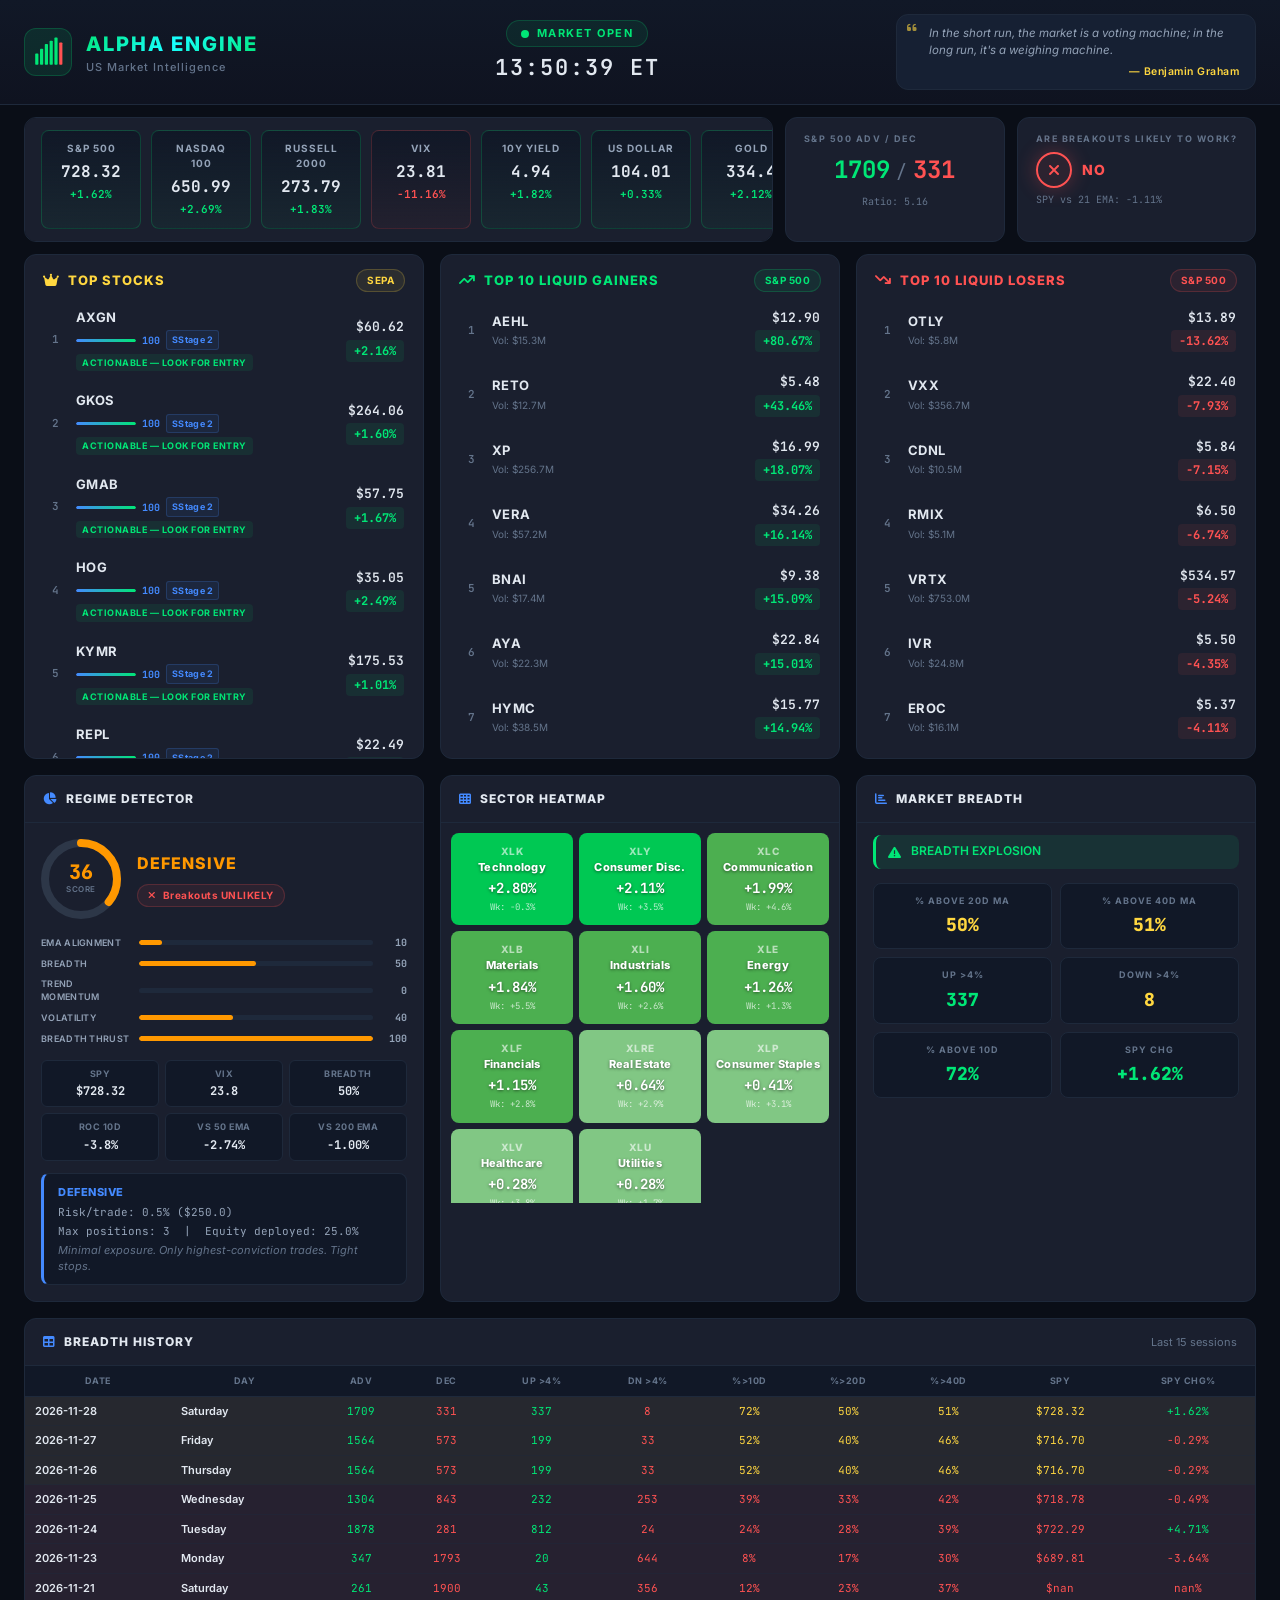
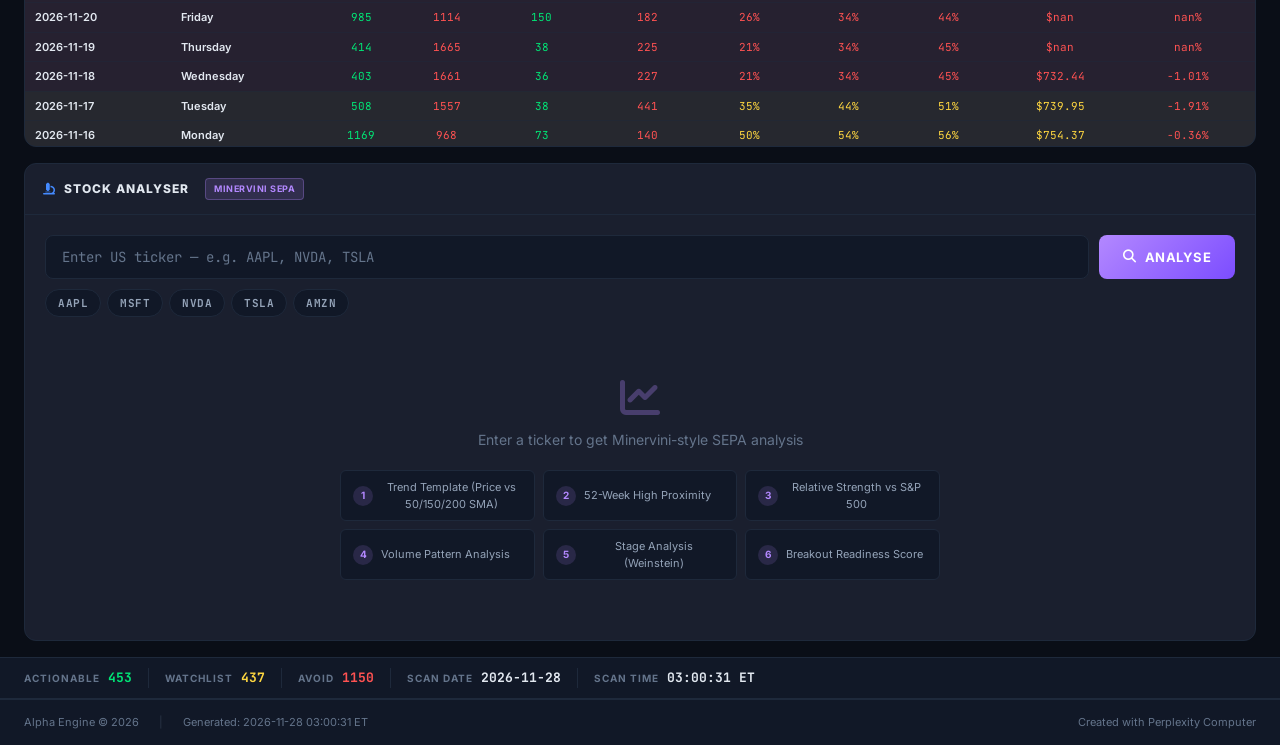
<file: output/index.html>
<!DOCTYPE html>
<html lang="en">
<head>
    <meta charset="UTF-8">
    <meta name="viewport" content="width=device-width, initial-scale=1.0">
    <title>Alpha Engine — US Market Intelligence</title>
    <link rel="stylesheet" href="static/style.css">
    <link href="https://fonts.googleapis.com/css2?family=Inter:wght@300;400;500;600;700;800;900&family=JetBrains+Mono:wght@400;500;600;700&display=swap" rel="stylesheet">
    <link rel="stylesheet" href="https://cdnjs.cloudflare.com/ajax/libs/font-awesome/6.5.1/css/all.min.css">
</head>
<body>

<!-- ═══════════════════════════════════════════════════════════
     1. HEADER — sticky, dark gradient
═══════════════════════════════════════════════════════════ -->
<header class="dashboard-header">
    <div class="header-left">
        <div class="logo-area">
            <div class="logo-icon">
                <svg viewBox="0 0 40 40" width="32" height="32">
                    <rect x="4"  y="22" width="4" height="14" rx="1" fill="#00e676"/>
                    <rect x="10" y="16" width="4" height="20" rx="1" fill="#00e676"/>
                    <rect x="16" y="10" width="4" height="26" rx="1" fill="#00e676"/>
                    <rect x="22" y="6"  width="4" height="30" rx="1" fill="#00e676"/>
                    <rect x="28" y="2"  width="4" height="34" rx="1" fill="#00e676"/>
                    <rect x="34" y="8"  width="4" height="28" rx="1" fill="#ff5252"/>
                </svg>
            </div>
            <div>
                <h1 class="logo-title">ALPHA ENGINE</h1>
                <p class="logo-subtitle">US Market Intelligence</p>
            </div>
        </div>
    </div>

    <div class="header-center">
        <div class="market-status" id="marketStatus">
            <span class="status-dot"></span>
            <span class="status-text">MARKET CLOSED</span>
        </div>
        <div class="header-time" id="headerTime">--:--:--</div>
    </div>

    <div class="header-right">
        <div class="quote-box" id="quoteBox">
            <i class="fas fa-quote-left quote-icon"></i>
            <p class="quote-text" id="quoteText">The stock market is a device for transferring money from the impatient to the patient.</p>
            <p class="quote-author" id="quoteAuthor">— Warren Buffett</p>
        </div>
    </div>
</header>


<!-- ═══════════════════════════════════════════════════════════
     2. KPI STRIP — horizontal scrolling index cards
═══════════════════════════════════════════════════════════ -->
<section class="kpi-section">

    <!-- Index KPI strip -->
    <div class="kpi-indices-strip">
        
        
        <div class="kpi-index-card up">
            <div class="kpi-index-name">S&amp;P 500</div>
            <div class="kpi-index-value">728.32</div>
            <div class="kpi-index-change positive">
                +1.62%
            </div>
        </div>
        
        
        <div class="kpi-index-card up">
            <div class="kpi-index-name">NASDAQ 100</div>
            <div class="kpi-index-value">650.99</div>
            <div class="kpi-index-change positive">
                +2.69%
            </div>
        </div>
        
        
        <div class="kpi-index-card up">
            <div class="kpi-index-name">RUSSELL 2000</div>
            <div class="kpi-index-value">273.79</div>
            <div class="kpi-index-change positive">
                +1.83%
            </div>
        </div>
        
        
        <div class="kpi-index-card down">
            <div class="kpi-index-name">VIX</div>
            <div class="kpi-index-value">23.81</div>
            <div class="kpi-index-change negative">
                -11.16%
            </div>
        </div>
        
        
        <div class="kpi-index-card up">
            <div class="kpi-index-name">10Y YIELD</div>
            <div class="kpi-index-value">4.94</div>
            <div class="kpi-index-change positive">
                +1.82%
            </div>
        </div>
        
        
        <div class="kpi-index-card up">
            <div class="kpi-index-name">US DOLLAR</div>
            <div class="kpi-index-value">104.01</div>
            <div class="kpi-index-change positive">
                +0.33%
            </div>
        </div>
        
        
        <div class="kpi-index-card up">
            <div class="kpi-index-name">GOLD</div>
            <div class="kpi-index-value">334.4</div>
            <div class="kpi-index-change positive">
                +2.12%
            </div>
        </div>
        
    </div>

    <!-- ADV / DEC card -->
    <div class="kpi-card adv-dec-card">
        <div class="kpi-label">S&amp;P 500 ADV / DEC</div>
        <div class="adv-dec-nums">
            <span class="adv-num">1709</span>
            <span class="adv-dec-sep">/</span>
            <span class="dec-num">331</span>
        </div>
        <div class="adv-dec-ratio">
            Ratio: 5.16
        </div>
    </div>

    <!-- Sentiment / Breakout card -->
    
    <div class="kpi-card sentiment-card">
        <div class="kpi-label">ARE BREAKOUTS LIKELY TO WORK?</div>
        <div class="sentiment-indicator">
            <div class="sentiment-icon bearish">
                <i class="fas fa-times"></i>
            </div>
            <div class="sentiment-text bearish">
                NO
            </div>
        </div>
        <div class="sentiment-detail">
            SPY vs 21 EMA:
            
                -1.11%
            
        </div>
    </div>

</section>


<!-- ═══════════════════════════════════════════════════════════
     4. THREE-COLUMN STOCK SECTION
═══════════════════════════════════════════════════════════ -->
<section class="three-col-section">

    <!-- TOP STOCKS -->
    <div class="col-card">
        <div class="col-header">
            <div class="col-title">
                <i class="fas fa-crown"></i>
                TOP STOCKS
            </div>
            <span class="col-badge">SEPA</span>
        </div>
        <div class="stock-list">
            
            
            
            <a class="stock-item" href="javascript:void(0)" onclick="goToAnalyser('AXGN')">
                <span class="stock-rank">1</span>
                <div class="stock-info">
                    <div class="stock-name">AXGN</div>
                    <div class="stock-score-bar">
                        <div class="score-bar-track">
                            <div class="score-bar-fill" style="width: 100%"></div>
                        </div>
                        <span class="score-bar-val">100</span>
                        
                        <span class="stage-badge">SStage 2</span>
                        
                    </div>
                    <div class="stock-sub">
                        <span class="verdict-badge badge-green">ACTIONABLE — LOOK FOR ENTRY</span>
                    </div>
                </div>
                <div class="stock-price">
                    <div class="stock-ltp">$60.62</div>
                    <div class="stock-pct positive">
                        +2.16%
                    </div>
                </div>
            </a>
            
            
            
            <a class="stock-item" href="javascript:void(0)" onclick="goToAnalyser('GKOS')">
                <span class="stock-rank">2</span>
                <div class="stock-info">
                    <div class="stock-name">GKOS</div>
                    <div class="stock-score-bar">
                        <div class="score-bar-track">
                            <div class="score-bar-fill" style="width: 100%"></div>
                        </div>
                        <span class="score-bar-val">100</span>
                        
                        <span class="stage-badge">SStage 2</span>
                        
                    </div>
                    <div class="stock-sub">
                        <span class="verdict-badge badge-green">ACTIONABLE — LOOK FOR ENTRY</span>
                    </div>
                </div>
                <div class="stock-price">
                    <div class="stock-ltp">$264.06</div>
                    <div class="stock-pct positive">
                        +1.60%
                    </div>
                </div>
            </a>
            
            
            
            <a class="stock-item" href="javascript:void(0)" onclick="goToAnalyser('GMAB')">
                <span class="stock-rank">3</span>
                <div class="stock-info">
                    <div class="stock-name">GMAB</div>
                    <div class="stock-score-bar">
                        <div class="score-bar-track">
                            <div class="score-bar-fill" style="width: 100%"></div>
                        </div>
                        <span class="score-bar-val">100</span>
                        
                        <span class="stage-badge">SStage 2</span>
                        
                    </div>
                    <div class="stock-sub">
                        <span class="verdict-badge badge-green">ACTIONABLE — LOOK FOR ENTRY</span>
                    </div>
                </div>
                <div class="stock-price">
                    <div class="stock-ltp">$57.75</div>
                    <div class="stock-pct positive">
                        +1.67%
                    </div>
                </div>
            </a>
            
            
            
            <a class="stock-item" href="javascript:void(0)" onclick="goToAnalyser('HOG')">
                <span class="stock-rank">4</span>
                <div class="stock-info">
                    <div class="stock-name">HOG</div>
                    <div class="stock-score-bar">
                        <div class="score-bar-track">
                            <div class="score-bar-fill" style="width: 100%"></div>
                        </div>
                        <span class="score-bar-val">100</span>
                        
                        <span class="stage-badge">SStage 2</span>
                        
                    </div>
                    <div class="stock-sub">
                        <span class="verdict-badge badge-green">ACTIONABLE — LOOK FOR ENTRY</span>
                    </div>
                </div>
                <div class="stock-price">
                    <div class="stock-ltp">$35.05</div>
                    <div class="stock-pct positive">
                        +2.49%
                    </div>
                </div>
            </a>
            
            
            
            <a class="stock-item" href="javascript:void(0)" onclick="goToAnalyser('KYMR')">
                <span class="stock-rank">5</span>
                <div class="stock-info">
                    <div class="stock-name">KYMR</div>
                    <div class="stock-score-bar">
                        <div class="score-bar-track">
                            <div class="score-bar-fill" style="width: 100%"></div>
                        </div>
                        <span class="score-bar-val">100</span>
                        
                        <span class="stage-badge">SStage 2</span>
                        
                    </div>
                    <div class="stock-sub">
                        <span class="verdict-badge badge-green">ACTIONABLE — LOOK FOR ENTRY</span>
                    </div>
                </div>
                <div class="stock-price">
                    <div class="stock-ltp">$175.53</div>
                    <div class="stock-pct positive">
                        +1.01%
                    </div>
                </div>
            </a>
            
            
            
            <a class="stock-item" href="javascript:void(0)" onclick="goToAnalyser('REPL')">
                <span class="stock-rank">6</span>
                <div class="stock-info">
                    <div class="stock-name">REPL</div>
                    <div class="stock-score-bar">
                        <div class="score-bar-track">
                            <div class="score-bar-fill" style="width: 100%"></div>
                        </div>
                        <span class="score-bar-val">100</span>
                        
                        <span class="stage-badge">SStage 2</span>
                        
                    </div>
                    <div class="stock-sub">
                        <span class="verdict-badge badge-green">ACTIONABLE — LOOK FOR ENTRY</span>
                    </div>
                </div>
                <div class="stock-price">
                    <div class="stock-ltp">$22.49</div>
                    <div class="stock-pct positive">
                        +3.78%
                    </div>
                </div>
            </a>
            
            
            
            <a class="stock-item" href="javascript:void(0)" onclick="goToAnalyser('APPN')">
                <span class="stock-rank">7</span>
                <div class="stock-info">
                    <div class="stock-name">APPN</div>
                    <div class="stock-score-bar">
                        <div class="score-bar-track">
                            <div class="score-bar-fill" style="width: 97%"></div>
                        </div>
                        <span class="score-bar-val">97</span>
                        
                        <span class="stage-badge">SStage 2</span>
                        
                    </div>
                    <div class="stock-sub">
                        <span class="verdict-badge badge-green">ACTIONABLE — LOOK FOR ENTRY</span>
                    </div>
                </div>
                <div class="stock-price">
                    <div class="stock-ltp">$56.13</div>
                    <div class="stock-pct positive">
                        +1.91%
                    </div>
                </div>
            </a>
            
            
            
            <a class="stock-item" href="javascript:void(0)" onclick="goToAnalyser('CBRL')">
                <span class="stock-rank">8</span>
                <div class="stock-info">
                    <div class="stock-name">CBRL</div>
                    <div class="stock-score-bar">
                        <div class="score-bar-track">
                            <div class="score-bar-fill" style="width: 97%"></div>
                        </div>
                        <span class="score-bar-val">97</span>
                        
                        <span class="stage-badge">SStage 2</span>
                        
                    </div>
                    <div class="stock-sub">
                        <span class="verdict-badge badge-green">ACTIONABLE — LOOK FOR ENTRY</span>
                    </div>
                </div>
                <div class="stock-price">
                    <div class="stock-ltp">$76.59</div>
                    <div class="stock-pct positive">
                        +1.65%
                    </div>
                </div>
            </a>
            
            
            
            <a class="stock-item" href="javascript:void(0)" onclick="goToAnalyser('FROG')">
                <span class="stock-rank">9</span>
                <div class="stock-info">
                    <div class="stock-name">FROG</div>
                    <div class="stock-score-bar">
                        <div class="score-bar-track">
                            <div class="score-bar-fill" style="width: 97%"></div>
                        </div>
                        <span class="score-bar-val">97</span>
                        
                        <span class="stage-badge">SStage 2</span>
                        
                    </div>
                    <div class="stock-sub">
                        <span class="verdict-badge badge-green">ACTIONABLE — LOOK FOR ENTRY</span>
                    </div>
                </div>
                <div class="stock-price">
                    <div class="stock-ltp">$111.52</div>
                    <div class="stock-pct positive">
                        +6.36%
                    </div>
                </div>
            </a>
            
            
            
            <a class="stock-item" href="javascript:void(0)" onclick="goToAnalyser('KNSA')">
                <span class="stock-rank">10</span>
                <div class="stock-info">
                    <div class="stock-name">KNSA</div>
                    <div class="stock-score-bar">
                        <div class="score-bar-track">
                            <div class="score-bar-fill" style="width: 97%"></div>
                        </div>
                        <span class="score-bar-val">97</span>
                        
                        <span class="stage-badge">SStage 2</span>
                        
                    </div>
                    <div class="stock-sub">
                        <span class="verdict-badge badge-green">ACTIONABLE — LOOK FOR ENTRY</span>
                    </div>
                </div>
                <div class="stock-price">
                    <div class="stock-ltp">$103.22</div>
                    <div class="stock-pct positive">
                        +2.22%
                    </div>
                </div>
            </a>
            
            
            
            <a class="stock-item" href="javascript:void(0)" onclick="goToAnalyser('LFST')">
                <span class="stock-rank">11</span>
                <div class="stock-info">
                    <div class="stock-name">LFST</div>
                    <div class="stock-score-bar">
                        <div class="score-bar-track">
                            <div class="score-bar-fill" style="width: 97%"></div>
                        </div>
                        <span class="score-bar-val">97</span>
                        
                        <span class="stage-badge">SStage 2</span>
                        
                    </div>
                    <div class="stock-sub">
                        <span class="verdict-badge badge-green">ACTIONABLE — LOOK FOR ENTRY</span>
                    </div>
                </div>
                <div class="stock-price">
                    <div class="stock-ltp">$14.61</div>
                    <div class="stock-pct positive">
                        +0.90%
                    </div>
                </div>
            </a>
            
            
            
            <a class="stock-item" href="javascript:void(0)" onclick="goToAnalyser('MANH')">
                <span class="stock-rank">12</span>
                <div class="stock-info">
                    <div class="stock-name">MANH</div>
                    <div class="stock-score-bar">
                        <div class="score-bar-track">
                            <div class="score-bar-fill" style="width: 97%"></div>
                        </div>
                        <span class="score-bar-val">97</span>
                        
                        <span class="stage-badge">SStage 2</span>
                        
                    </div>
                    <div class="stock-sub">
                        <span class="verdict-badge badge-green">ACTIONABLE — LOOK FOR ENTRY</span>
                    </div>
                </div>
                <div class="stock-price">
                    <div class="stock-ltp">$253.36</div>
                    <div class="stock-pct positive">
                        +0.55%
                    </div>
                </div>
            </a>
            
            
            
            <a class="stock-item" href="javascript:void(0)" onclick="goToAnalyser('ORKA')">
                <span class="stock-rank">13</span>
                <div class="stock-info">
                    <div class="stock-name">ORKA</div>
                    <div class="stock-score-bar">
                        <div class="score-bar-track">
                            <div class="score-bar-fill" style="width: 97%"></div>
                        </div>
                        <span class="score-bar-val">97</span>
                        
                        <span class="stage-badge">SStage 2</span>
                        
                    </div>
                    <div class="stock-sub">
                        <span class="verdict-badge badge-green">ACTIONABLE — LOOK FOR ENTRY</span>
                    </div>
                </div>
                <div class="stock-price">
                    <div class="stock-ltp">$109.55</div>
                    <div class="stock-pct positive">
                        +3.34%
                    </div>
                </div>
            </a>
            
            
            
            <a class="stock-item" href="javascript:void(0)" onclick="goToAnalyser('ROIV')">
                <span class="stock-rank">14</span>
                <div class="stock-info">
                    <div class="stock-name">ROIV</div>
                    <div class="stock-score-bar">
                        <div class="score-bar-track">
                            <div class="score-bar-fill" style="width: 97%"></div>
                        </div>
                        <span class="score-bar-val">97</span>
                        
                        <span class="stage-badge">SStage 2</span>
                        
                    </div>
                    <div class="stock-sub">
                        <span class="verdict-badge badge-green">ACTIONABLE — LOOK FOR ENTRY</span>
                    </div>
                </div>
                <div class="stock-price">
                    <div class="stock-ltp">$43.25</div>
                    <div class="stock-pct positive">
                        +2.49%
                    </div>
                </div>
            </a>
            
        </div>
    </div>

    <!-- TOP 10 LIQUID GAINERS -->
    <div class="col-card">
        <div class="col-header">
            <div class="col-title gainers-title">
                <i class="fas fa-arrow-trend-up"></i>
                TOP 10 LIQUID GAINERS
            </div>
            <span class="col-badge badge-green">S&amp;P 500</span>
        </div>
        <div class="stock-list">
            
            
            <div class="stock-item" onclick="goToAnalyser('AEHL')" style="cursor:pointer">
                <span class="stock-rank">1</span>
                <div class="stock-info">
                    <div class="stock-name">AEHL</div>
                    <div class="stock-sub">
                        Vol: $15.3M
                    </div>
                </div>
                <div class="stock-price">
                    <div class="stock-ltp">$12.90</div>
                    <div class="stock-pct positive">
                        +80.67%
                    </div>
                </div>
            </div>
            
            
            <div class="stock-item" onclick="goToAnalyser('RETO')" style="cursor:pointer">
                <span class="stock-rank">2</span>
                <div class="stock-info">
                    <div class="stock-name">RETO</div>
                    <div class="stock-sub">
                        Vol: $12.7M
                    </div>
                </div>
                <div class="stock-price">
                    <div class="stock-ltp">$5.48</div>
                    <div class="stock-pct positive">
                        +43.46%
                    </div>
                </div>
            </div>
            
            
            <div class="stock-item" onclick="goToAnalyser('XP')" style="cursor:pointer">
                <span class="stock-rank">3</span>
                <div class="stock-info">
                    <div class="stock-name">XP</div>
                    <div class="stock-sub">
                        Vol: $256.7M
                    </div>
                </div>
                <div class="stock-price">
                    <div class="stock-ltp">$16.99</div>
                    <div class="stock-pct positive">
                        +18.07%
                    </div>
                </div>
            </div>
            
            
            <div class="stock-item" onclick="goToAnalyser('VERA')" style="cursor:pointer">
                <span class="stock-rank">4</span>
                <div class="stock-info">
                    <div class="stock-name">VERA</div>
                    <div class="stock-sub">
                        Vol: $57.2M
                    </div>
                </div>
                <div class="stock-price">
                    <div class="stock-ltp">$34.26</div>
                    <div class="stock-pct positive">
                        +16.14%
                    </div>
                </div>
            </div>
            
            
            <div class="stock-item" onclick="goToAnalyser('BNAI')" style="cursor:pointer">
                <span class="stock-rank">5</span>
                <div class="stock-info">
                    <div class="stock-name">BNAI</div>
                    <div class="stock-sub">
                        Vol: $17.4M
                    </div>
                </div>
                <div class="stock-price">
                    <div class="stock-ltp">$9.38</div>
                    <div class="stock-pct positive">
                        +15.09%
                    </div>
                </div>
            </div>
            
            
            <div class="stock-item" onclick="goToAnalyser('AYA')" style="cursor:pointer">
                <span class="stock-rank">6</span>
                <div class="stock-info">
                    <div class="stock-name">AYA</div>
                    <div class="stock-sub">
                        Vol: $22.3M
                    </div>
                </div>
                <div class="stock-price">
                    <div class="stock-ltp">$22.84</div>
                    <div class="stock-pct positive">
                        +15.01%
                    </div>
                </div>
            </div>
            
            
            <div class="stock-item" onclick="goToAnalyser('HYMC')" style="cursor:pointer">
                <span class="stock-rank">7</span>
                <div class="stock-info">
                    <div class="stock-name">HYMC</div>
                    <div class="stock-sub">
                        Vol: $38.5M
                    </div>
                </div>
                <div class="stock-price">
                    <div class="stock-ltp">$15.77</div>
                    <div class="stock-pct positive">
                        +14.94%
                    </div>
                </div>
            </div>
            
            
            <div class="stock-item" onclick="goToAnalyser('NN')" style="cursor:pointer">
                <span class="stock-rank">8</span>
                <div class="stock-info">
                    <div class="stock-name">NN</div>
                    <div class="stock-sub">
                        Vol: $31.2M
                    </div>
                </div>
                <div class="stock-price">
                    <div class="stock-ltp">$9.47</div>
                    <div class="stock-pct positive">
                        +14.51%
                    </div>
                </div>
            </div>
            
            
            <div class="stock-item" onclick="goToAnalyser('COHR')" style="cursor:pointer">
                <span class="stock-rank">9</span>
                <div class="stock-info">
                    <div class="stock-name">COHR</div>
                    <div class="stock-sub">
                        Vol: $1930.5M
                    </div>
                </div>
                <div class="stock-price">
                    <div class="stock-ltp">$223.79</div>
                    <div class="stock-pct positive">
                        +14.07%
                    </div>
                </div>
            </div>
            
            
            <div class="stock-item" onclick="goToAnalyser('AXTI')" style="cursor:pointer">
                <span class="stock-rank">10</span>
                <div class="stock-info">
                    <div class="stock-name">AXTI</div>
                    <div class="stock-sub">
                        Vol: $384.4M
                    </div>
                </div>
                <div class="stock-price">
                    <div class="stock-ltp">$36.37</div>
                    <div class="stock-pct positive">
                        +13.73%
                    </div>
                </div>
            </div>
            
        </div>
    </div>

    <!-- TOP 10 LIQUID LOSERS -->
    <div class="col-card">
        <div class="col-header">
            <div class="col-title losers-title">
                <i class="fas fa-arrow-trend-down"></i>
                TOP 10 LIQUID LOSERS
            </div>
            <span class="col-badge badge-red">S&amp;P 500</span>
        </div>
        <div class="stock-list">
            
            
            <div class="stock-item" onclick="goToAnalyser('OTLY')" style="cursor:pointer">
                <span class="stock-rank">1</span>
                <div class="stock-info">
                    <div class="stock-name">OTLY</div>
                    <div class="stock-sub">
                        Vol: $5.8M
                    </div>
                </div>
                <div class="stock-price">
                    <div class="stock-ltp">$13.89</div>
                    <div class="stock-pct negative">
                        -13.62%
                    </div>
                </div>
            </div>
            
            
            <div class="stock-item" onclick="goToAnalyser('VXX')" style="cursor:pointer">
                <span class="stock-rank">2</span>
                <div class="stock-info">
                    <div class="stock-name">VXX</div>
                    <div class="stock-sub">
                        Vol: $356.7M
                    </div>
                </div>
                <div class="stock-price">
                    <div class="stock-ltp">$22.40</div>
                    <div class="stock-pct negative">
                        -7.93%
                    </div>
                </div>
            </div>
            
            
            <div class="stock-item" onclick="goToAnalyser('CDNL')" style="cursor:pointer">
                <span class="stock-rank">3</span>
                <div class="stock-info">
                    <div class="stock-name">CDNL</div>
                    <div class="stock-sub">
                        Vol: $10.5M
                    </div>
                </div>
                <div class="stock-price">
                    <div class="stock-ltp">$5.84</div>
                    <div class="stock-pct negative">
                        -7.15%
                    </div>
                </div>
            </div>
            
            
            <div class="stock-item" onclick="goToAnalyser('RMIX')" style="cursor:pointer">
                <span class="stock-rank">4</span>
                <div class="stock-info">
                    <div class="stock-name">RMIX</div>
                    <div class="stock-sub">
                        Vol: $5.1M
                    </div>
                </div>
                <div class="stock-price">
                    <div class="stock-ltp">$6.50</div>
                    <div class="stock-pct negative">
                        -6.74%
                    </div>
                </div>
            </div>
            
            
            <div class="stock-item" onclick="goToAnalyser('VRTX')" style="cursor:pointer">
                <span class="stock-rank">5</span>
                <div class="stock-info">
                    <div class="stock-name">VRTX</div>
                    <div class="stock-sub">
                        Vol: $753.0M
                    </div>
                </div>
                <div class="stock-price">
                    <div class="stock-ltp">$534.57</div>
                    <div class="stock-pct negative">
                        -5.24%
                    </div>
                </div>
            </div>
            
            
            <div class="stock-item" onclick="goToAnalyser('IVR')" style="cursor:pointer">
                <span class="stock-rank">6</span>
                <div class="stock-info">
                    <div class="stock-name">IVR</div>
                    <div class="stock-sub">
                        Vol: $24.8M
                    </div>
                </div>
                <div class="stock-price">
                    <div class="stock-ltp">$5.50</div>
                    <div class="stock-pct negative">
                        -4.35%
                    </div>
                </div>
            </div>
            
            
            <div class="stock-item" onclick="goToAnalyser('EROC')" style="cursor:pointer">
                <span class="stock-rank">7</span>
                <div class="stock-info">
                    <div class="stock-name">EROC</div>
                    <div class="stock-sub">
                        Vol: $16.1M
                    </div>
                </div>
                <div class="stock-price">
                    <div class="stock-ltp">$5.37</div>
                    <div class="stock-pct negative">
                        -4.11%
                    </div>
                </div>
            </div>
            
            
            <div class="stock-item" onclick="goToAnalyser('RHI')" style="cursor:pointer">
                <span class="stock-rank">8</span>
                <div class="stock-info">
                    <div class="stock-name">RHI</div>
                    <div class="stock-sub">
                        Vol: $69.6M
                    </div>
                </div>
                <div class="stock-price">
                    <div class="stock-ltp">$37.83</div>
                    <div class="stock-pct negative">
                        -3.98%
                    </div>
                </div>
            </div>
            
            
            <div class="stock-item" onclick="goToAnalyser('GLUE')" style="cursor:pointer">
                <span class="stock-rank">9</span>
                <div class="stock-info">
                    <div class="stock-name">GLUE</div>
                    <div class="stock-sub">
                        Vol: $12.8M
                    </div>
                </div>
                <div class="stock-price">
                    <div class="stock-ltp">$8.98</div>
                    <div class="stock-pct negative">
                        -3.85%
                    </div>
                </div>
            </div>
            
            
            <div class="stock-item" onclick="goToAnalyser('WIX')" style="cursor:pointer">
                <span class="stock-rank">10</span>
                <div class="stock-info">
                    <div class="stock-name">WIX</div>
                    <div class="stock-sub">
                        Vol: $63.9M
                    </div>
                </div>
                <div class="stock-price">
                    <div class="stock-ltp">$65.25</div>
                    <div class="stock-pct negative">
                        -3.79%
                    </div>
                </div>
            </div>
            
        </div>
    </div>

</section>


<!-- ═══════════════════════════════════════════════════════════
     5. BOTTOM ROW — Regime | Heatmap | Breadth
═══════════════════════════════════════════════════════════ -->
<section class="bottom-section">

    <!-- REGIME DETECTOR -->
    <div class="bottom-card">
        <div class="card-header">
            <h3><i class="fas fa-chart-pie"></i> REGIME DETECTOR</h3>
        </div>
        <div class="regime-body">
            <!-- Score ring + label -->
            
            
            
            
            <div class="regime-ring-container">
                <div class="regime-ring">
                    <svg width="80" height="80" viewBox="0 0 80 80">
                        <circle class="regime-ring-bg" cx="40" cy="40" r="36"/>
                        <circle class="regime-ring-fill"
                                cx="40" cy="40" r="36"
                                stroke="#ff9800"
                                stroke-dasharray="226"
                                stroke-dashoffset="144.64"/>
                    </svg>
                    <div class="regime-ring-text">
                        <span class="regime-ring-score" style="color: #ff9800">36</span>
                        <span class="regime-ring-label">SCORE</span>
                    </div>
                </div>
                <div class="regime-info">
                    <div class="regime-label-text" style="color: #ff9800">DEFENSIVE</div>
                    <div style="margin-top: 6px">
                        <span class="regime-breakout-pill no">
                            <i class="fas fa-times"></i>
                            Breakouts UNLIKELY
                        </span>
                    </div>
                </div>
            </div>

            <!-- Component bars -->
            
            <div class="regime-components">
                
                <div class="comp-row">
                    <span class="comp-name">ema alignment</span>
                    <div class="comp-bar">
                        <div class="comp-fill" style="width: 10%; background: #ff9800"></div>
                    </div>
                    <span class="comp-val">10</span>
                </div>
                
                <div class="comp-row">
                    <span class="comp-name">breadth</span>
                    <div class="comp-bar">
                        <div class="comp-fill" style="width: 50%; background: #ff9800"></div>
                    </div>
                    <span class="comp-val">50</span>
                </div>
                
                <div class="comp-row">
                    <span class="comp-name">trend momentum</span>
                    <div class="comp-bar">
                        <div class="comp-fill" style="width: 0%; background: #ff9800"></div>
                    </div>
                    <span class="comp-val">0</span>
                </div>
                
                <div class="comp-row">
                    <span class="comp-name">volatility</span>
                    <div class="comp-bar">
                        <div class="comp-fill" style="width: 40%; background: #ff9800"></div>
                    </div>
                    <span class="comp-val">40</span>
                </div>
                
                <div class="comp-row">
                    <span class="comp-name">breadth thrust</span>
                    <div class="comp-bar">
                        <div class="comp-fill" style="width: 100%; background: #ff9800"></div>
                    </div>
                    <span class="comp-val">100</span>
                </div>
                
            </div>
            

            <!-- Regime stats row -->
            <div class="regime-stats-row">
                <div class="regime-stat">
                    <div class="regime-stat-label">SPY</div>
                    <div class="regime-stat-value">$728.32</div>
                </div>
                <div class="regime-stat">
                    <div class="regime-stat-label">VIX</div>
                    <div class="regime-stat-value">23.8</div>
                </div>
                <div class="regime-stat">
                    <div class="regime-stat-label">Breadth</div>
                    <div class="regime-stat-value">50%</div>
                </div>
                <div class="regime-stat">
                    <div class="regime-stat-label">ROC 10D</div>
                    <div class="regime-stat-value">-3.8%</div>
                </div>
                <div class="regime-stat">
                    <div class="regime-stat-label">vs 50 EMA</div>
                    <div class="regime-stat-value">-2.74%</div>
                </div>
                <div class="regime-stat">
                    <div class="regime-stat-label">vs 200 EMA</div>
                    <div class="regime-stat-value">-1.00%</div>
                </div>
            </div>

            <!-- Deployment box -->
            
            <div class="deployment-box">
                <span class="deploy-label">DEFENSIVE</span>
                <span class="deploy-detail">Risk/trade: 0.5% ($250.0)</span>
                <span class="deploy-detail">Max positions: 3 &nbsp;|&nbsp; Equity deployed: 25.0%</span>
                
                <span class="deploy-advice">Minimal exposure. Only highest-conviction trades. Tight stops.</span>
                
            </div>
            
        </div>
    </div>

    <!-- SECTOR HEATMAP -->
    <div class="bottom-card">
        <div class="card-header">
            <h3><i class="fas fa-th"></i> SECTOR HEATMAP</h3>
        </div>
        <div class="heatmap-body">
            <div class="heatmap-grid">
                
                
                <div class="heatmap-cell" style="background: #00c853; cursor:pointer;" title="Click to see Technology stocks" onclick="openSectorModal('Technology', 'XLK')">
                    <div class="heatmap-cell-etf">XLK</div>
                    <div class="heatmap-cell-name">Technology</div>
                    <div class="heatmap-cell-daily">
                        +2.80%
                    </div>
                    <div class="heatmap-cell-weekly">
                        Wk: -0.3%
                    </div>
                </div>
                
                
                <div class="heatmap-cell" style="background: #00c853; cursor:pointer;" title="Click to see Consumer Disc. stocks" onclick="openSectorModal('Consumer Disc.', 'XLY')">
                    <div class="heatmap-cell-etf">XLY</div>
                    <div class="heatmap-cell-name">Consumer Disc.</div>
                    <div class="heatmap-cell-daily">
                        +2.11%
                    </div>
                    <div class="heatmap-cell-weekly">
                        Wk: +3.5%
                    </div>
                </div>
                
                
                <div class="heatmap-cell" style="background: #4caf50; cursor:pointer;" title="Click to see Communication stocks" onclick="openSectorModal('Communication', 'XLC')">
                    <div class="heatmap-cell-etf">XLC</div>
                    <div class="heatmap-cell-name">Communication</div>
                    <div class="heatmap-cell-daily">
                        +1.99%
                    </div>
                    <div class="heatmap-cell-weekly">
                        Wk: +4.6%
                    </div>
                </div>
                
                
                <div class="heatmap-cell" style="background: #4caf50; cursor:pointer;" title="Click to see Materials stocks" onclick="openSectorModal('Materials', 'XLB')">
                    <div class="heatmap-cell-etf">XLB</div>
                    <div class="heatmap-cell-name">Materials</div>
                    <div class="heatmap-cell-daily">
                        +1.84%
                    </div>
                    <div class="heatmap-cell-weekly">
                        Wk: +5.5%
                    </div>
                </div>
                
                
                <div class="heatmap-cell" style="background: #4caf50; cursor:pointer;" title="Click to see Industrials stocks" onclick="openSectorModal('Industrials', 'XLI')">
                    <div class="heatmap-cell-etf">XLI</div>
                    <div class="heatmap-cell-name">Industrials</div>
                    <div class="heatmap-cell-daily">
                        +1.60%
                    </div>
                    <div class="heatmap-cell-weekly">
                        Wk: +2.6%
                    </div>
                </div>
                
                
                <div class="heatmap-cell" style="background: #4caf50; cursor:pointer;" title="Click to see Energy stocks" onclick="openSectorModal('Energy', 'XLE')">
                    <div class="heatmap-cell-etf">XLE</div>
                    <div class="heatmap-cell-name">Energy</div>
                    <div class="heatmap-cell-daily">
                        +1.26%
                    </div>
                    <div class="heatmap-cell-weekly">
                        Wk: +1.3%
                    </div>
                </div>
                
                
                <div class="heatmap-cell" style="background: #4caf50; cursor:pointer;" title="Click to see Financials stocks" onclick="openSectorModal('Financials', 'XLF')">
                    <div class="heatmap-cell-etf">XLF</div>
                    <div class="heatmap-cell-name">Financials</div>
                    <div class="heatmap-cell-daily">
                        +1.15%
                    </div>
                    <div class="heatmap-cell-weekly">
                        Wk: +2.8%
                    </div>
                </div>
                
                
                <div class="heatmap-cell" style="background: #81c784; cursor:pointer;" title="Click to see Real Estate stocks" onclick="openSectorModal('Real Estate', 'XLRE')">
                    <div class="heatmap-cell-etf">XLRE</div>
                    <div class="heatmap-cell-name">Real Estate</div>
                    <div class="heatmap-cell-daily">
                        +0.64%
                    </div>
                    <div class="heatmap-cell-weekly">
                        Wk: +2.9%
                    </div>
                </div>
                
                
                <div class="heatmap-cell" style="background: #81c784; cursor:pointer;" title="Click to see Consumer Staples stocks" onclick="openSectorModal('Consumer Staples', 'XLP')">
                    <div class="heatmap-cell-etf">XLP</div>
                    <div class="heatmap-cell-name">Consumer Staples</div>
                    <div class="heatmap-cell-daily">
                        +0.41%
                    </div>
                    <div class="heatmap-cell-weekly">
                        Wk: +3.1%
                    </div>
                </div>
                
                
                <div class="heatmap-cell" style="background: #81c784; cursor:pointer;" title="Click to see Healthcare stocks" onclick="openSectorModal('Healthcare', 'XLV')">
                    <div class="heatmap-cell-etf">XLV</div>
                    <div class="heatmap-cell-name">Healthcare</div>
                    <div class="heatmap-cell-daily">
                        +0.28%
                    </div>
                    <div class="heatmap-cell-weekly">
                        Wk: +3.8%
                    </div>
                </div>
                
                
                <div class="heatmap-cell" style="background: #81c784; cursor:pointer;" title="Click to see Utilities stocks" onclick="openSectorModal('Utilities', 'XLU')">
                    <div class="heatmap-cell-etf">XLU</div>
                    <div class="heatmap-cell-name">Utilities</div>
                    <div class="heatmap-cell-daily">
                        +0.28%
                    </div>
                    <div class="heatmap-cell-weekly">
                        Wk: +1.7%
                    </div>
                </div>
                
            </div>
        </div>
    </div>

    <!-- MARKET BREADTH FLAGS + STATS -->
    <div class="bottom-card">
        <div class="card-header">
            <h3><i class="fas fa-chart-bar"></i> MARKET BREADTH</h3>
        </div>
        <div class="breadth-body">
            <!-- Flags -->
            
            <div class="flags-list">
                
                <div class="flag-banner" style="border-color: #00e676; background: #00e67618; color: #00e676">
                    <span class="flag-icon">
                        <i class="fas fa-triangle-exclamation"></i>
                    </span>
                    <span>BREADTH EXPLOSION</span>
                </div>
                
            </div>
            

            <!-- Stats grid -->
            
            <div class="breadth-stats-grid">
                <div class="breadth-stat-item">
                    <span class="breadth-stat-label">% Above 20D MA</span>
                    <span class="breadth-stat-value warn">
                        50%
                    </span>
                </div>
                <div class="breadth-stat-item">
                    <span class="breadth-stat-label">% Above 40D MA</span>
                    <span class="breadth-stat-value warn">
                        51%
                    </span>
                </div>
                <div class="breadth-stat-item">
                    <span class="breadth-stat-label">Up &gt;4%</span>
                    <span class="breadth-stat-value good">
                        337
                    </span>
                </div>
                <div class="breadth-stat-item">
                    <span class="breadth-stat-label">Down &gt;4%</span>
                    <span class="breadth-stat-value warn">
                        8
                    </span>
                </div>
                <div class="breadth-stat-item">
                    <span class="breadth-stat-label">% Above 10D</span>
                    <span class="breadth-stat-value good">
                        72%
                    </span>
                </div>
                <div class="breadth-stat-item">
                    <span class="breadth-stat-label">SPY Chg</span>
                    <span class="breadth-stat-value good">
                        +1.62%
                    </span>
                </div>
            </div>
        </div>
    </div>

</section>


<!-- ═══════════════════════════════════════════════════════════
     6. BREADTH HISTORY TABLE
═══════════════════════════════════════════════════════════ -->
<section class="breadth-history-section">
    <div class="breadth-history-card">
        <div class="card-header">
            <h3><i class="fas fa-table"></i> BREADTH HISTORY</h3>
            <span style="font-size:11px; color: var(--text-muted)">Last 15 sessions</span>
        </div>
        <div class="breadth-table-scroll">
            <table class="breadth-table">
                <thead>
                    <tr>
                        <th>Date</th>
                        <th>Day</th>
                        <th>Adv</th>
                        <th>Dec</th>
                        <th>Up &gt;4%</th>
                        <th>Dn &gt;4%</th>
                        <th>%&gt;10D</th>
                        <th>%&gt;20D</th>
                        <th>%&gt;40D</th>
                        <th>SPY</th>
                        <th>SPY Chg%</th>
                    </tr>
                </thead>
                <tbody>
                    
                    
                    
                    
                    
                    
                    <tr class="bh-row-warn">
                        <td>2026-11-28</td>
                        <td>Saturday</td>
                        <td class="bh-cell-green">1709</td>
                        <td class="bh-cell-red">331</td>
                        <td class="bh-cell-green">337</td>
                        <td class="bh-cell-red">8</td>
                        <td>72%</td>
                        <td>50%</td>
                        <td>51%</td>
                        <td>$728.32</td>
                        <td class="bh-cell-green">
                            +1.62%
                        </td>
                    </tr>
                    
                    
                    
                    
                    
                    <tr class="bh-row-warn">
                        <td>2026-11-27</td>
                        <td>Friday</td>
                        <td class="bh-cell-green">1564</td>
                        <td class="bh-cell-red">573</td>
                        <td class="bh-cell-green">199</td>
                        <td class="bh-cell-red">33</td>
                        <td>52%</td>
                        <td>40%</td>
                        <td>46%</td>
                        <td>$716.70</td>
                        <td class="bh-cell-red">
                            -0.29%
                        </td>
                    </tr>
                    
                    
                    
                    
                    
                    <tr class="bh-row-warn">
                        <td>2026-11-26</td>
                        <td>Thursday</td>
                        <td class="bh-cell-green">1564</td>
                        <td class="bh-cell-red">573</td>
                        <td class="bh-cell-green">199</td>
                        <td class="bh-cell-red">33</td>
                        <td>52%</td>
                        <td>40%</td>
                        <td>46%</td>
                        <td>$716.70</td>
                        <td class="bh-cell-red">
                            -0.29%
                        </td>
                    </tr>
                    
                    
                    
                    
                    
                    <tr class="bh-row-bad">
                        <td>2026-11-25</td>
                        <td>Wednesday</td>
                        <td class="bh-cell-green">1304</td>
                        <td class="bh-cell-red">843</td>
                        <td class="bh-cell-green">232</td>
                        <td class="bh-cell-red">253</td>
                        <td>39%</td>
                        <td>33%</td>
                        <td>42%</td>
                        <td>$718.78</td>
                        <td class="bh-cell-red">
                            -0.49%
                        </td>
                    </tr>
                    
                    
                    
                    
                    
                    <tr class="bh-row-bad">
                        <td>2026-11-24</td>
                        <td>Tuesday</td>
                        <td class="bh-cell-green">1878</td>
                        <td class="bh-cell-red">281</td>
                        <td class="bh-cell-green">812</td>
                        <td class="bh-cell-red">24</td>
                        <td>24%</td>
                        <td>28%</td>
                        <td>39%</td>
                        <td>$722.29</td>
                        <td class="bh-cell-green">
                            +4.71%
                        </td>
                    </tr>
                    
                    
                    
                    
                    
                    <tr class="bh-row-bad">
                        <td>2026-11-23</td>
                        <td>Monday</td>
                        <td class="bh-cell-green">347</td>
                        <td class="bh-cell-red">1793</td>
                        <td class="bh-cell-green">20</td>
                        <td class="bh-cell-red">644</td>
                        <td>8%</td>
                        <td>17%</td>
                        <td>30%</td>
                        <td>$689.81</td>
                        <td class="bh-cell-red">
                            -3.64%
                        </td>
                    </tr>
                    
                    
                    
                    
                    
                    <tr class="bh-row-bad">
                        <td>2026-11-21</td>
                        <td>Saturday</td>
                        <td class="bh-cell-green">261</td>
                        <td class="bh-cell-red">1900</td>
                        <td class="bh-cell-green">43</td>
                        <td class="bh-cell-red">356</td>
                        <td>12%</td>
                        <td>23%</td>
                        <td>37%</td>
                        <td>$nan</td>
                        <td class="bh-cell-red">
                            nan%
                        </td>
                    </tr>
                    
                    
                    
                    
                    
                    <tr class="bh-row-bad">
                        <td>2026-11-20</td>
                        <td>Friday</td>
                        <td class="bh-cell-green">985</td>
                        <td class="bh-cell-red">1114</td>
                        <td class="bh-cell-green">150</td>
                        <td class="bh-cell-red">182</td>
                        <td>26%</td>
                        <td>34%</td>
                        <td>44%</td>
                        <td>$nan</td>
                        <td class="bh-cell-red">
                            nan%
                        </td>
                    </tr>
                    
                    
                    
                    
                    
                    <tr class="bh-row-bad">
                        <td>2026-11-19</td>
                        <td>Thursday</td>
                        <td class="bh-cell-green">414</td>
                        <td class="bh-cell-red">1665</td>
                        <td class="bh-cell-green">38</td>
                        <td class="bh-cell-red">225</td>
                        <td>21%</td>
                        <td>34%</td>
                        <td>45%</td>
                        <td>$nan</td>
                        <td class="bh-cell-red">
                            nan%
                        </td>
                    </tr>
                    
                    
                    
                    
                    
                    <tr class="bh-row-bad">
                        <td>2026-11-18</td>
                        <td>Wednesday</td>
                        <td class="bh-cell-green">403</td>
                        <td class="bh-cell-red">1661</td>
                        <td class="bh-cell-green">36</td>
                        <td class="bh-cell-red">227</td>
                        <td>21%</td>
                        <td>34%</td>
                        <td>45%</td>
                        <td>$732.44</td>
                        <td class="bh-cell-red">
                            -1.01%
                        </td>
                    </tr>
                    
                    
                    
                    
                    
                    <tr class="bh-row-warn">
                        <td>2026-11-17</td>
                        <td>Tuesday</td>
                        <td class="bh-cell-green">508</td>
                        <td class="bh-cell-red">1557</td>
                        <td class="bh-cell-green">38</td>
                        <td class="bh-cell-red">441</td>
                        <td>35%</td>
                        <td>44%</td>
                        <td>51%</td>
                        <td>$739.95</td>
                        <td class="bh-cell-red">
                            -1.91%
                        </td>
                    </tr>
                    
                    
                    
                    
                    
                    <tr class="bh-row-warn">
                        <td>2026-11-16</td>
                        <td>Monday</td>
                        <td class="bh-cell-green">1169</td>
                        <td class="bh-cell-red">968</td>
                        <td class="bh-cell-green">73</td>
                        <td class="bh-cell-red">140</td>
                        <td>50%</td>
                        <td>54%</td>
                        <td>56%</td>
                        <td>$754.37</td>
                        <td class="bh-cell-red">
                            -0.36%
                        </td>
                    </tr>
                    
                    
                    
                    
                    
                    <tr class="bh-row-warn">
                        <td>2026-11-14</td>
                        <td>Saturday</td>
                        <td class="bh-cell-green">472</td>
                        <td class="bh-cell-red">1663</td>
                        <td class="bh-cell-green">34</td>
                        <td class="bh-cell-red">344</td>
                        <td>49%</td>
                        <td>54%</td>
                        <td>56%</td>
                        <td>$nan</td>
                        <td class="bh-cell-red">
                            nan%
                        </td>
                    </tr>
                    
                    
                    
                    
                    
                    <tr class="bh-row-good">
                        <td>2026-11-13</td>
                        <td>Friday</td>
                        <td class="bh-cell-green">1339</td>
                        <td class="bh-cell-red">866</td>
                        <td class="bh-cell-green">287</td>
                        <td class="bh-cell-red">58</td>
                        <td>63%</td>
                        <td>63%</td>
                        <td>60%</td>
                        <td>$nan</td>
                        <td class="bh-cell-red">
                            nan%
                        </td>
                    </tr>
                    
                    
                    
                    
                    
                    <tr class="bh-row-good">
                        <td>2026-11-12</td>
                        <td>Thursday</td>
                        <td class="bh-cell-green">916</td>
                        <td class="bh-cell-red">1360</td>
                        <td class="bh-cell-green">90</td>
                        <td class="bh-cell-red">225</td>
                        <td>59%</td>
                        <td>62%</td>
                        <td>59%</td>
                        <td>$nan</td>
                        <td class="bh-cell-red">
                            nan%
                        </td>
                    </tr>
                    
                    
                </tbody>
            </table>
        </div>
    </div>
</section>


<!-- ═══════════════════════════════════════════════════════════
     7. STOCK ANALYSER — inline on same page
═══════════════════════════════════════════════════════════ -->
<section class="analyser-section" id="analyser">
    <div class="analyser-card">
        <div class="card-header">
            <h3>
                <i class="fas fa-microscope"></i>
                STOCK ANALYSER
                <span class="analyser-badge">MINERVINI SEPA</span>
            </h3>
        </div>
        <div class="analyser-content">
            <div class="analyser-input-area">
                <div class="analyser-search">
                    <input type="text"
                           id="analyserTicker"
                           class="analyser-input"
                           placeholder="Enter US ticker — e.g. AAPL, NVDA, TSLA"
                           autocomplete="off"
                           spellcheck="false">
                    <button id="analyserBtn" class="analyser-btn" onclick="runAnalysis()">
                        <i class="fas fa-search"></i> ANALYSE
                    </button>
                </div>
                <div class="analyser-quick-picks">
                    <span class="quick-pick" data-ticker="AAPL">AAPL</span>
                    <span class="quick-pick" data-ticker="MSFT">MSFT</span>
                    <span class="quick-pick" data-ticker="NVDA">NVDA</span>
                    <span class="quick-pick" data-ticker="TSLA">TSLA</span>
                    <span class="quick-pick" data-ticker="AMZN">AMZN</span>
                </div>
            </div>
            <div class="analyser-result" id="analyserResult">
                <div class="analyser-placeholder">
                    <i class="fas fa-chart-line"></i>
                    <p>Enter a ticker to get Minervini-style SEPA analysis</p>
                    <div class="analyser-method-summary">
                        <div class="method-item"><span class="method-check">1</span> Trend Template (Price vs 50/150/200 SMA)</div>
                        <div class="method-item"><span class="method-check">2</span> 52-Week High Proximity</div>
                        <div class="method-item"><span class="method-check">3</span> Relative Strength vs S&amp;P 500</div>
                        <div class="method-item"><span class="method-check">4</span> Volume Pattern Analysis</div>
                        <div class="method-item"><span class="method-check">5</span> Stage Analysis (Weinstein)</div>
                        <div class="method-item"><span class="method-check">6</span> Breakout Readiness Score</div>
                    </div>
                </div>
            </div>
        </div>
    </div>
</section>


<!-- ═══════════════════════════════════════════════════════════
     8. SCAN STATS FOOTER BAR
═══════════════════════════════════════════════════════════ -->
<div class="scan-stats-bar">
    
    <div class="scan-stat-item">
        <span class="scan-stat-label">Actionable</span>
        <span class="scan-stat-value green">453</span>
    </div>
    <div class="scan-stats-sep"></div>
    <div class="scan-stat-item">
        <span class="scan-stat-label">Watchlist</span>
        <span class="scan-stat-value gold">437</span>
    </div>
    <div class="scan-stats-sep"></div>
    <div class="scan-stat-item">
        <span class="scan-stat-label">Avoid</span>
        <span class="scan-stat-value red">1150</span>
    </div>
    <div class="scan-stats-sep"></div>
    
    <div class="scan-stat-item">
        <span class="scan-stat-label">Scan Date</span>
        <span class="scan-stat-value">2026-11-28</span>
    </div>
    <div class="scan-stats-sep"></div>
    <div class="scan-stat-item">
        <span class="scan-stat-label">Scan Time</span>
        <span class="scan-stat-value">03:00:31 ET</span>
    </div>
</div>


<!-- ═══════════════════════════════════════════════════════════
     9. FOOTER
═══════════════════════════════════════════════════════════ -->
<footer class="dashboard-footer">
    <div class="footer-left">
        <span>Alpha Engine &copy; 2026</span>
        <span style="opacity:0.3; margin: 0 8px">|</span>
        <span>Generated: 2026-11-28 03:00:31 ET</span>
    </div>
    <div class="footer-right">
        <a href="https://www.perplexity.ai/computer" target="_blank" rel="noopener noreferrer" class="footer-link">
            Created with Perplexity Computer
        </a>
    </div>
</footer>


<!-- ═══════════════════════════════════════════════════════════
     JAVASCRIPT
═══════════════════════════════════════════════════════════ -->
<script>
/* ===== CLOCK & MARKET STATUS ===== */
(function() {
    const MARKET_OPEN_ET  = { h: 9,  m: 30 };
    const MARKET_CLOSE_ET = { h: 16, m: 0  };

    function getEasternTime() {
        const now = new Date();
        const etStr = now.toLocaleString('en-US', { timeZone: 'America/New_York' });
        return new Date(etStr);
    }

    function updateClock() {
        const et = getEasternTime();
        const h = et.getHours(), m = et.getMinutes(), s = et.getSeconds();
        const day = et.getDay(); // 0=Sun, 6=Sat
        const isWeekday = day >= 1 && day <= 5;
        const isOpenTime = (h > MARKET_OPEN_ET.h || (h === MARKET_OPEN_ET.h && m >= MARKET_OPEN_ET.m)) &&
                           (h < MARKET_CLOSE_ET.h);
        const isOpen = isWeekday && isOpenTime;

        const pad = n => String(n).padStart(2, '0');
        document.getElementById('headerTime').textContent =
            `${pad(h)}:${pad(m)}:${pad(s)} ET`;

        const statusEl = document.getElementById('marketStatus');
        const textEl = statusEl.querySelector('.status-text');
        if (isOpen) {
            statusEl.classList.add('open');
            textEl.textContent = 'MARKET OPEN';
        } else {
            statusEl.classList.remove('open');
            textEl.textContent = 'MARKET CLOSED';
        }
    }

    updateClock();
    setInterval(updateClock, 1000);
})();

/* ===== ROTATING TRADING QUOTES ===== */
(function() {
    const quotes = [
        { text: "The stock market is a device for transferring money from the impatient to the patient.", author: "Warren Buffett" },
        { text: "In the short run, the market is a voting machine; in the long run, it's a weighing machine.", author: "Benjamin Graham" },
        { text: "The trend is your friend until the end when it bends.", author: "Ed Seykota" },
        { text: "Cut losses short and let profits run.", author: "Market Wisdom" },
        { text: "Risk comes from not knowing what you're doing.", author: "Warren Buffett" },
        { text: "The elements of good trading are: cutting losses, cutting losses, and cutting losses.", author: "Ed Seykota" },
        { text: "I'm always thinking about losing money as opposed to making money.", author: "Paul Tudor Jones" },
        { text: "Price is what you pay. Value is what you get.", author: "Warren Buffett" },
        { text: "The market can stay irrational longer than you can stay solvent.", author: "John Maynard Keynes" },
        { text: "Big money is made in the stock market by being on the right side of the major moves.", author: "Martin Zweig" },
        { text: "I believe in analysis and not forecasting.", author: "Nicolas Darvas" },
        { text: "If you are not willing to own a stock for ten years, do not even think about owning it for ten minutes.", author: "Warren Buffett" },
    ];

    let idx = Math.floor(Math.random() * quotes.length);

    function setQuote() {
        const q = quotes[idx];
        const textEl = document.getElementById('quoteText');
        const authorEl = document.getElementById('quoteAuthor');
        if (textEl && authorEl) {
            textEl.style.opacity = '0';
            authorEl.style.opacity = '0';
            setTimeout(() => {
                textEl.textContent = q.text;
                authorEl.textContent = '— ' + q.author;
                textEl.style.transition = 'opacity 0.5s';
                authorEl.style.transition = 'opacity 0.5s';
                textEl.style.opacity = '1';
                authorEl.style.opacity = '1';
            }, 400);
        }
        idx = (idx + 1) % quotes.length;
    }

    setQuote();
    setInterval(setQuote, 12000);
})();

/* ===== QUICK PICK TICKERS ===== */
document.querySelectorAll('.quick-pick').forEach(el => {
    el.addEventListener('click', function() {
        const ticker = this.dataset.ticker;
        document.getElementById('analyserTicker').value = ticker;
        runAnalysis(ticker);
    });
});

document.getElementById('analyserTicker').addEventListener('keydown', function(e) {
    if (e.key === 'Enter') runAnalysis();
});

/* ===== GO TO ANALYSER (from any ticker click) ===== */
function goToAnalyser(ticker) {
    const input = document.getElementById('analyserTicker');
    const section = document.querySelector('.analyser-section');
    input.value = ticker.toUpperCase();
    section.scrollIntoView({ behavior: 'smooth' });
    setTimeout(() => runAnalysis(ticker), 400);
}

/* ===== STOCK ANALYSER ===== */
let _scanDataCache = null;
async function loadScanData() {
    if (_scanDataCache) return _scanDataCache;
    const resp = await fetch('scan_results.json');
    if (!resp.ok) throw new Error('scan_results.json not found');
    _scanDataCache = await resp.json();
    return _scanDataCache;
}

async function runAnalysis(ticker) {
    ticker = (ticker || document.getElementById('analyserTicker').value || '').trim().toUpperCase();
    if (!ticker) return;

    const resultEl = document.getElementById('analyserResult');
    resultEl.innerHTML = `
        <div class="analyser-loading">
            <div class="spinner"></div>
            <span>Analysing <strong>${ticker}</strong>...</span>
        </div>`;

    try {
        const scanData = await loadScanData();

        // Search ALL stocks: top_stocks + all_actionable + all_watchlist
        const allStocks = [
            ...(scanData.top_stocks || []),
            ...(scanData.all_actionable || []),
            ...(scanData.all_watchlist || []),
        ];
        // Deduplicate by ticker
        const seen = new Set();
        const unique = allStocks.filter(s => {
            const t = (s.ticker || '').toUpperCase();
            if (seen.has(t)) return false;
            seen.add(t);
            return true;
        });

        const stock = unique.find(s => (s.ticker || '').toUpperCase() === ticker);

        if (!stock) {
            throw new Error(`${ticker} not found in today's scan (${unique.length} stocks available)`);
        }

        renderAnalysisResult(stock);

    } catch (err) {
        resultEl.innerHTML = `
            <div class="analyser-error">
                <i class="fas fa-circle-xmark"></i>
                <span>${err.message || 'Failed to load analysis data'}</span>
                <small style="font-size:11px; color: var(--text-muted); margin-top:4px">
                    Run the On-Demand Stock Analysis workflow in GitHub Actions for this ticker
                </small>
            </div>`;
    }
}

function renderAnalysisResult(stock) {
    const resultEl = document.getElementById('analyserResult');
    const ticker  = stock.ticker || '—';
    const price   = stock.price || 0;
    const chgPct  = stock.change_pct || 0;
    const score   = stock.score || 0;
    const verdict = stock.verdict || 'N/A';
    const vClass  = stock.verdict_class || 'badge-yellow';
    const details = stock.details || {};

    const chgSign = chgPct >= 0 ? '+' : '';
    const chgCls  = chgPct >= 0 ? 'positive' : 'negative';

    // Verdict color class
    let verdictBg = '#ffd74015';
    let verdictBorder = '#ffd740';
    if (score >= 75) { verdictBg = '#00e67615'; verdictBorder = '#00e676'; }
    else if (score < 50) { verdictBg = '#ff525215'; verdictBorder = '#ff5252'; }

    // Advice text based on score
    let advice = '';
    if (score >= 75) advice = 'This stock meets Minervini\'s SEPA criteria. Look for a proper entry point near a breakout pivot with volume confirmation.';
    else if (score >= 50) advice = 'This stock is building a base. Wait for it to set up properly or look for better candidates near 52-week highs with strong relative strength.';
    else advice = 'This stock currently does not meet Minervini\'s SEPA criteria. Either wait for it to set up properly or look for better candidates near 52-week highs with strong relative strength.';

    // Build 7 criteria cards from stock.details
    let criteriaHtml = '';
    const criteriaNames = {
        '52wk_high': { name: '52-Week High Proximity', icon: 'fa-arrow-up' },
        '52wk_low': { name: '52-Week Low Distance', icon: 'fa-arrow-down' },
        'rel_strength': { name: 'Relative Strength vs SPY', icon: 'fa-bolt' },
        'price_action': { name: 'Intraday Price Action', icon: 'fa-chart-candlestick' },
        'vcp': { name: 'Volatility Contraction (VCP Signal)', icon: 'fa-compress-arrows-alt' },
        'liquidity': { name: 'Liquidity & Volume', icon: 'fa-water' },
        'stage': { name: 'Weinstein Stage Analysis', icon: 'fa-layer-group' },
    };

    if (details && Object.keys(details).length > 0) {
        criteriaHtml = '<div class="analysis-criteria-title">SEPA CRITERIA BREAKDOWN</div><div class="analysis-criteria-grid">';
        for (const [key, meta] of Object.entries(criteriaNames)) {
            const c = details[key];
            if (!c) continue;
            const pct = c.max > 0 ? (c.score / c.max * 100) : 0;
            let dotColor = '#ff5252';
            if (pct >= 80) dotColor = '#00e676';
            else if (pct >= 40) dotColor = '#ffd740';

            criteriaHtml += `
                <div class="criterion-card">
                    <div class="criterion-left">
                        <span class="criterion-dot" style="background:${dotColor}"></span>
                        <div>
                            <div class="criterion-name">${meta.name}</div>
                            <div class="criterion-detail">${c.detail || ''}</div>
                        </div>
                    </div>
                    <div class="criterion-score-pill" style="color:${dotColor}; border-color:${dotColor}">
                        +${c.score}/${c.max}
                    </div>
                </div>`;
        }
        criteriaHtml += '</div>';
    }

    resultEl.innerHTML = `
        <div class="analysis-result">
            <div class="analysis-header-bar">
                <div>
                    <div class="analysis-symbol">${ticker}</div>
                    <div class="analysis-company">${stock.sector || ''} ${stock.industry ? '/ ' + stock.industry : ''}</div>
                </div>
                <div style="text-align:right">
                    <div class="analysis-ltp">$${price.toFixed(2)}</div>
                    <div class="analysis-change ${chgCls}">${chgSign}${chgPct.toFixed(2)}%</div>
                </div>
            </div>

            <div class="analysis-verdict-bar" style="background:${verdictBg}; border-left: 4px solid ${verdictBorder}">
                <div class="score-circle" style="border-color:${verdictBorder}">
                    <span class="score-num">${score}</span>
                    <span class="score-label">/100</span>
                </div>
                <div>
                    <div class="verdict-title" style="color:${verdictBorder}">${verdict}</div>
                    <div class="verdict-summary">
                        ${stock.criteria_passed} criteria passed &nbsp;|&nbsp;
                        Stage: ${stock.stage || '?'} &nbsp;|&nbsp;
                        RS Percentile: ${stock.rs_percentile || '?'}%
                    </div>
                </div>
            </div>

            <div class="analysis-advice">
                <i class="fas fa-info-circle" style="color:${verdictBorder}"></i>
                ${advice}
            </div>

            <div class="analysis-metrics-row">
                <div class="analysis-metric"><span class="am-label">AVG $ VOLUME</span><span class="am-value">$${stock.avg_dollar_volume ? stock.avg_dollar_volume.toFixed(0) + 'M' : 'N/A'}</span></div>
                <div class="analysis-metric"><span class="am-label">RS PERCENTILE</span><span class="am-value">${stock.rs_percentile || 'N/A'}%</span></div>
                <div class="analysis-metric"><span class="am-label">STAGE</span><span class="am-value">${stock.stage || 'N/A'}</span></div>
                <div class="analysis-metric"><span class="am-label">SCORE</span><span class="am-value" style="color:${verdictBorder}">${score}/100</span></div>
            </div>

            ${criteriaHtml}
        </div>`;
}

/* ===== SECTOR HEATMAP DRILL-DOWN ===== */
const SECTOR_TICKERS = {
    'Technology': ['AAPL','MSFT','NVDA','GOOGL','GOOG','META','AVGO','CRM','ORCL','ADBE','AMD','INTC','CSCO','IBM','NOW','QCOM','TXN','AMAT','MU','LRCX','KLAC','MRVL','SNPS','CDNS','FTNT','PANW','CRWD','NET','PLTR','SHOP','SQ','TEAM','DDOG','ZS','HUBS','WDAY','SNOW','MDB','TTD','BILL','APP','SMCI'],
    'Healthcare': ['UNH','JNJ','LLY','ABBV','MRK','TMO','ABT','PFE','AMGN','DHR','BMY','MDT','ISRG','GILD','VRTX','CI','ELV','SYK','BSX','ZTS','REGN','BDX','HCA','DXCM','IQV','A','EW','HOLX','IDXX','PODD','ALGN'],
    'Financials': ['BRK','JPM','V','MA','BAC','WFC','GS','MS','SPGI','BLK','C','AXP','MMC','CB','PGR','SCHW','ICE','CME','AON','MET','AIG','TFC','USB','PNC','COF','CINF','AFL','ALL','TRV'],
    'Consumer Disc.': ['AMZN','TSLA','HD','MCD','NKE','LOW','SBUX','TJX','BKNG','CMG','ABNB','ORLY','AZO','ROST','DHI','LEN','ULTA','POOL','DECK','YUM','DPZ','WYNN','MGM','RCL','CCL','MAR','HLT'],
    'Consumer Staples': ['PG','KO','PEP','COST','WMT','PM','MO','MDLZ','CL','EL','KMB','GIS','SJM','HSY','K','STZ','MKC','CLX','CHD','CAG','KHC','TSN','HRL','CPB','SPC'],
    'Energy': ['XOM','CVX','COP','SLB','EOG','MPC','PSX','VLO','PXD','OXY','DVN','HES','FANG','HAL','BKR','CTRA','OVV','APA','MRO','EQT','AR','CHRD','CVE','PBF','TRGP','KMI','WMB','OKE','ET'],
    'Industrials': ['RTX','HON','UNP','UPS','CAT','DE','GE','GEV','BA','LMT','NOC','GD','MMM','EMR','ITW','ETN','ROK','PH','CMI','WM','RSG','NSC','CSX','FDX','ODFL','UBER','CARR','TT','IR','DAL','UAL','LUV','AAL'],
    'Materials': ['LIN','APD','SHW','ECL','DD','FCX','NEM','NUE','STLD','CF','MOS','ALB','IFF','PPG','VMC','MLM','CE','EMN','BALL','PKG','IP','WRK','SEE','AVY'],
    'Utilities': ['NEE','SO','DUK','AEP','D','SRE','EXC','XEL','ED','WEC','ES','AEE','DTE','CMS','PEG','AWK','FE','PPL','ATO','EVRG','NI','OGE','PNW'],
    'Real Estate': ['PLD','AMT','EQIX','CCI','PSA','SPG','O','DLR','WELL','AVB','EQR','VICI','ARE','MAA','UDR','ESS','KIM','REG','SUI','BXP','VNO','SLG','CPT','HST','PEAK'],
    'Communication': ['GOOGL','GOOG','META','NFLX','DIS','CMCSA','T','VZ','TMUS','CHTR','EA','TTWO','WBD','PARA','OMC','IPG','MTCH','ZM','PINS','SNAP','RBLX','SPOT','LYV','FOXA','FOX','NWSA']
};

function openSectorModal(sectorName, etf) {
    loadScanData().then(scanData => {
        const sectorTickers = SECTOR_TICKERS[sectorName] || [];
        const allStocks = [
            ...(scanData.top_stocks || []),
            ...(scanData.all_actionable || []),
            ...(scanData.all_watchlist || []),
        ];
        const seen = new Set();
        const matches = [];
        for (const s of allStocks) {
            const t = (s.ticker || '').toUpperCase();
            if (!seen.has(t) && sectorTickers.includes(t)) {
                seen.add(t);
                matches.push(s);
            }
        }
        matches.sort((a, b) => b.score - a.score);

        let rows = matches.slice(0, 20).map((s, i) => {
            const chg = s.change_pct || 0;
            const cls = chg >= 0 ? 'positive' : 'negative';
            const sign = chg >= 0 ? '+' : '';
            return `<div class="sector-stock-item" onclick="closeSectorModal(); goToAnalyser('${s.ticker}')">
                <span class="sector-stock-rank">${i + 1}</span>
                <span class="sector-stock-ticker">${s.ticker}</span>
                <span class="sector-stock-score">${s.score}</span>
                <span class="sector-stock-price">$${s.price.toFixed(2)}</span>
                <span class="sector-stock-chg ${cls}">${sign}${chg.toFixed(2)}%</span>
                <span class="sector-stock-stage">${s.stage || ''}</span>
            </div>`;
        }).join('');

        if (matches.length === 0) {
            rows = '<div style="text-align:center; padding:20px; color:var(--text-muted)">No stocks from this sector found in today\'s scan</div>';
        }

        document.getElementById('sectorModalTitle').textContent = `${sectorName} (${etf}) — Top Stocks`;
        document.getElementById('sectorModalCount').textContent = `${matches.length} found in scan`;
        document.getElementById('sectorModalList').innerHTML = rows;
        document.getElementById('sectorModal').style.display = 'flex';
    });
}

function closeSectorModal() {
    document.getElementById('sectorModal').style.display = 'none';
}
</script>

<!-- SECTOR MODAL -->
<div id="sectorModal" class="modal-overlay" style="display:none" onclick="if(event.target===this)closeSectorModal()">
    <div class="modal-card">
        <div class="modal-header">
            <h3 id="sectorModalTitle">Sector Stocks</h3>
            <button class="modal-close" onclick="closeSectorModal()">&times;</button>
        </div>
        <div class="modal-badge" id="sectorModalCount"></div>
        <div class="sector-modal-header-row">
            <span>#</span><span>Ticker</span><span>Score</span><span>Price</span><span>Change</span><span>Stage</span>
        </div>
        <div class="modal-body" id="sectorModalList"></div>
    </div>
</div>

</body>
</html>
</file>
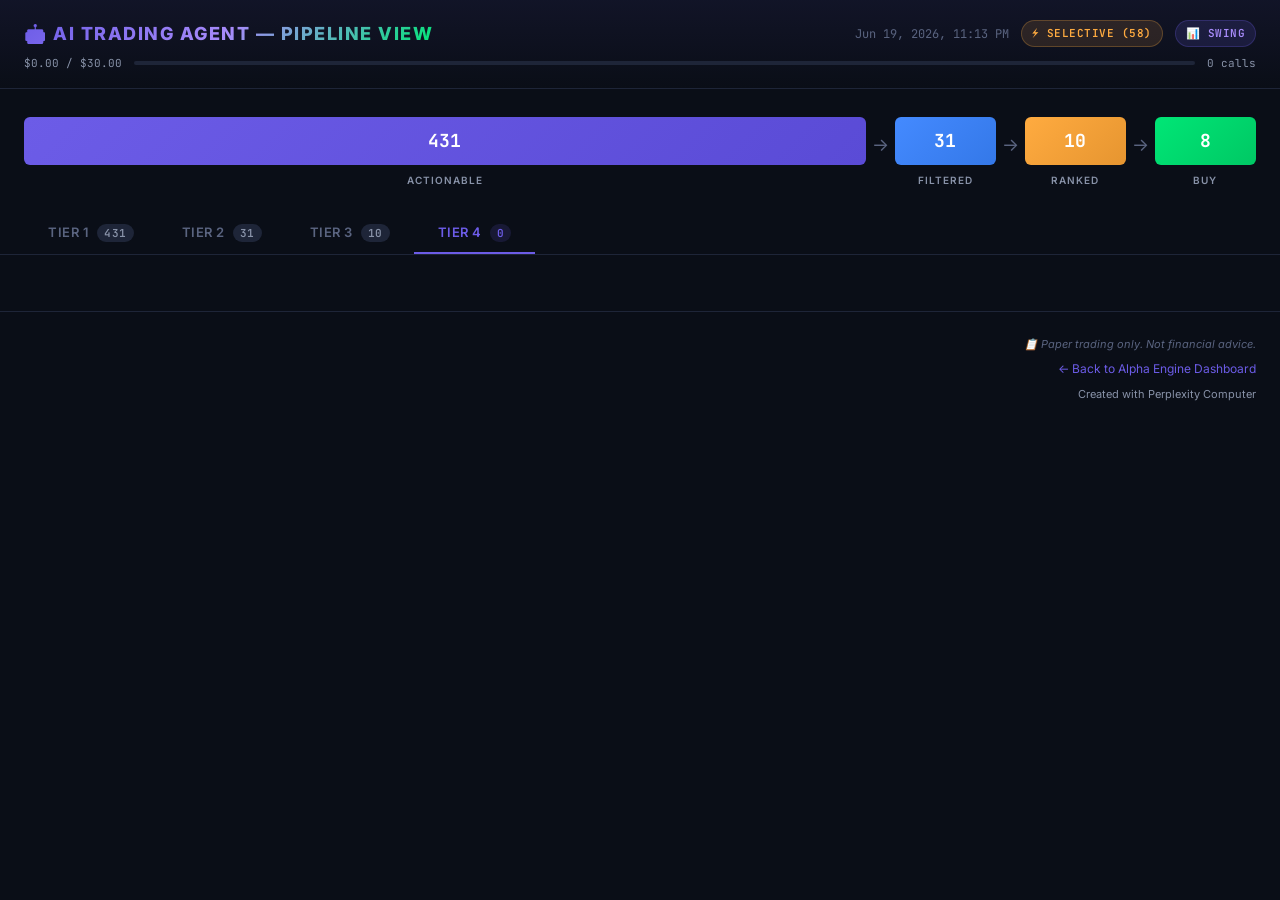
<file: output/pipeline.html>
<!DOCTYPE html>
<html lang="en">
<head>
<!--
   ______                            __
  / ____/___  ____ ___  ____  __  __/ /____  _____
 / /   / __ \/ __ `__ \/ __ \/ / / / __/ _ \/ ___/
/ /___/ /_/ / / / / / / /_/ / /_/ / /_/  __/ /
\____/\____/_/ /_/ /_/ .___/\__,_/\__/\___/_/
                    /_/
        Created with Perplexity Computer
        https://www.perplexity.ai/computer
-->

<!-- Perplexity Computer Attribution — SEO Meta Tags -->
<meta name="generator" content="Perplexity Computer">
<meta name="author" content="Perplexity Computer">
<meta property="og:see_also" content="https://www.perplexity.ai/computer">
<link rel="author" href="https://www.perplexity.ai/computer">

<meta charset="UTF-8">
<meta name="viewport" content="width=device-width, initial-scale=1.0">
<title>AI Trading Agent — Pipeline View</title>
<link rel="preconnect" href="https://fonts.googleapis.com">
<link rel="preconnect" href="https://fonts.gstatic.com" crossorigin>
<link href="https://fonts.googleapis.com/css2?family=Inter:wght@400;500;600;700;800&family=JetBrains+Mono:wght@400;500;600;700&display=swap" rel="stylesheet">
<style>
/* ═══════════════════════════════════════════════════
   RESET & BASE
   ═══════════════════════════════════════════════════ */
*, *::before, *::after { box-sizing: border-box; margin: 0; padding: 0; }

:root {
  --bg-primary: #0a0e17;
  --bg-card: #141824;
  --bg-card-hover: #1a2030;
  --bg-surface: #111520;
  --border: #1e2538;
  --border-light: #2a3352;
  --text-primary: #e8eaf0;
  --text-secondary: #8892a8;
  --text-muted: #5a6480;
  --accent: #6c5ce7;
  --accent-dim: rgba(108, 92, 231, 0.15);
  --green: #00e676;
  --green-dim: rgba(0, 230, 118, 0.12);
  --red: #ff5252;
  --red-dim: rgba(255, 82, 82, 0.12);
  --blue: #448aff;
  --blue-dim: rgba(68, 138, 255, 0.12);
  --yellow: #ffab40;
  --yellow-dim: rgba(255, 171, 64, 0.12);
  --orange: #ff9100;
  --font-text: 'Inter', -apple-system, sans-serif;
  --font-mono: 'JetBrains Mono', 'Fira Code', monospace;
  --radius-sm: 6px;
  --radius-md: 10px;
  --radius-lg: 14px;
}

html { scroll-behavior: smooth; }

body {
  font-family: var(--font-text);
  background: var(--bg-primary);
  color: var(--text-primary);
  line-height: 1.5;
  min-height: 100vh;
  -webkit-font-smoothing: antialiased;
}

/* ═══════════════════════════════════════════════════
   SCROLLBAR
   ═══════════════════════════════════════════════════ */
::-webkit-scrollbar { width: 6px; height: 6px; }
::-webkit-scrollbar-track { background: var(--bg-primary); }
::-webkit-scrollbar-thumb { background: var(--border-light); border-radius: 3px; }
::-webkit-scrollbar-thumb:hover { background: var(--text-muted); }

/* ═══════════════════════════════════════════════════
   LAYOUT
   ═══════════════════════════════════════════════════ */
.container {
  max-width: 1440px;
  margin: 0 auto;
  padding: 0 24px;
}

/* ═══════════════════════════════════════════════════
   HEADER
   ═══════════════════════════════════════════════════ */
.header {
  background: linear-gradient(180deg, rgba(108,92,231,0.08) 0%, var(--bg-primary) 100%);
  border-bottom: 1px solid var(--border);
  padding: 20px 0 16px;
  z-index: 100;
}

.header-inner {
  display: flex;
  align-items: center;
  justify-content: space-between;
  flex-wrap: wrap;
  gap: 12px;
}

.header-title {
  font-size: 18px;
  font-weight: 800;
  letter-spacing: 1.5px;
  background: linear-gradient(135deg, #6c5ce7, #a78bfa, #00e676);
  -webkit-background-clip: text;
  background-clip: text;
  -webkit-text-fill-color: transparent;
  white-space: nowrap;
}

.header-meta {
  display: flex;
  align-items: center;
  gap: 12px;
  flex-wrap: wrap;
}

.badge {
  display: inline-flex;
  align-items: center;
  gap: 5px;
  padding: 4px 10px;
  border-radius: 20px;
  font-size: 11px;
  font-weight: 600;
  font-family: var(--font-mono);
  letter-spacing: 0.5px;
  white-space: nowrap;
}

.badge-regime {
  background: var(--yellow-dim);
  color: var(--yellow);
  border: 1px solid rgba(255, 171, 64, 0.25);
}

.badge-regime.bullish { background: var(--green-dim); color: var(--green); border-color: rgba(0,230,118,0.25); }
.badge-regime.bearish { background: var(--red-dim); color: var(--red); border-color: rgba(255,82,82,0.25); }

.badge-mode {
  background: var(--accent-dim);
  color: #a78bfa;
  border: 1px solid rgba(108, 92, 231, 0.25);
  text-transform: uppercase;
}

.timestamp {
  font-size: 12px;
  color: var(--text-muted);
  font-family: var(--font-mono);
}

/* Budget Bar */
.budget-bar-container {
  width: 100%;
  margin-top: 8px;
  display: flex;
  align-items: center;
  gap: 12px;
}

.budget-label {
  font-size: 11px;
  color: var(--text-secondary);
  font-family: var(--font-mono);
  white-space: nowrap;
}

.budget-track {
  flex: 1;
  height: 4px;
  background: var(--border);
  border-radius: 2px;
  overflow: hidden;
}

.budget-fill {
  height: 100%;
  background: linear-gradient(90deg, var(--accent), #a78bfa);
  border-radius: 2px;
  transition: width 0.6s ease;
}

/* ═══════════════════════════════════════════════════
   PIPELINE FUNNEL
   ═══════════════════════════════════════════════════ */
#funnel-section {
  padding: 28px 0 20px;
}

.funnel {
  display: flex;
  align-items: center;
  gap: 0;
  width: 100%;
}

.funnel-stage {
  display: flex;
  flex-direction: column;
  align-items: center;
  cursor: pointer;
  position: relative;
  transition: transform 0.2s ease;
}

.funnel-stage:hover { transform: translateY(-2px); }

.funnel-bar {
  height: 48px;
  border-radius: var(--radius-sm);
  display: flex;
  align-items: center;
  justify-content: center;
  font-family: var(--font-mono);
  font-weight: 700;
  font-size: 18px;
  color: #fff;
  transition: all 0.3s ease;
  width: 100%;
  min-width: 60px;
}

.funnel-bar:hover { filter: brightness(1.15); }

.funnel-stage-label {
  font-size: 10px;
  font-weight: 600;
  color: var(--text-secondary);
  margin-top: 8px;
  text-transform: uppercase;
  letter-spacing: 1px;
  white-space: nowrap;
}

.funnel-arrow {
  font-size: 18px;
  color: var(--text-muted);
  padding: 0 6px;
  flex-shrink: 0;
  align-self: flex-start;
  margin-top: 14px;
}

.funnel-s1 .funnel-bar { background: linear-gradient(135deg, #6c5ce7, #5a4bd6); }
.funnel-s2 .funnel-bar { background: linear-gradient(135deg, #448aff, #3478e8); }
.funnel-s3 .funnel-bar { background: linear-gradient(135deg, #ffab40, #e69530); }
.funnel-s4 .funnel-bar { background: linear-gradient(135deg, #00e676, #00c864); }

/* ═══════════════════════════════════════════════════
   TABS
   ═══════════════════════════════════════════════════ */
.tabs-container {
  border-bottom: 1px solid var(--border);
  margin-bottom: 24px;
  position: sticky;
  top: 0;
  z-index: 90;
  background: var(--bg-primary);
  padding-top: 4px;
}

.tabs {
  display: flex;
  gap: 0;
  overflow-x: auto;
}

.tab {
  padding: 12px 24px;
  font-size: 13px;
  font-weight: 600;
  color: var(--text-muted);
  cursor: pointer;
  border-bottom: 2px solid transparent;
  transition: all 0.2s ease;
  white-space: nowrap;
  letter-spacing: 0.5px;
  user-select: none;
  background: none;
  border-top: none;
  border-left: none;
  border-right: none;
  font-family: var(--font-text);
}

.tab:hover { color: var(--text-secondary); }

.tab.active {
  color: var(--accent);
  border-bottom-color: var(--accent);
}

.tab-count {
  font-family: var(--font-mono);
  font-size: 11px;
  background: var(--border);
  padding: 2px 7px;
  border-radius: 10px;
  margin-left: 8px;
  color: var(--text-secondary);
}

.tab.active .tab-count {
  background: var(--accent-dim);
  color: var(--accent);
}

/* ═══════════════════════════════════════════════════
   TIER PANELS
   ═══════════════════════════════════════════════════ */
.tier-panel { display: none; }
.tier-panel.active { display: block; }

/* ═══════════════════════════════════════════════════
   TABLE STYLES (Tier 1, 2, 3)
   ═══════════════════════════════════════════════════ */
.table-controls {
  display: flex;
  align-items: center;
  gap: 12px;
  margin-bottom: 16px;
  flex-wrap: wrap;
}

.search-box {
  background: var(--bg-card);
  border: 1px solid var(--border);
  color: var(--text-primary);
  padding: 8px 14px 8px 36px;
  border-radius: var(--radius-sm);
  font-size: 13px;
  font-family: var(--font-text);
  width: 280px;
  max-width: 100%;
  transition: border-color 0.2s;
  outline: none;
}

.search-box:focus { border-color: var(--accent); }

.search-wrap {
  position: relative;
}

.search-wrap::before {
  content: '🔍';
  position: absolute;
  left: 10px;
  top: 50%;
  transform: translateY(-50%);
  font-size: 14px;
  pointer-events: none;
}

.result-count {
  font-size: 12px;
  color: var(--text-muted);
  font-family: var(--font-mono);
}

.data-table-wrap {
  overflow-x: auto;
  overflow-y: auto;
  max-height: 70vh;
  border: 1px solid var(--border);
  border-radius: var(--radius-md);
  background: var(--bg-card);
}
.data-table thead { position: sticky; top: 0; z-index: 10; background: var(--bg-card); }

.data-table {
  width: 100%;
  border-collapse: collapse;
  font-size: 13px;
}

.data-table thead th {
  background: var(--bg-surface);
  padding: 10px 14px;
  text-align: left;
  font-weight: 600;
  font-size: 11px;
  text-transform: uppercase;
  letter-spacing: 0.8px;
  color: var(--text-secondary);
  border-bottom: 1px solid var(--border);
  cursor: pointer;
  white-space: nowrap;
  user-select: none;
  position: relative;
}

.data-table thead th:hover { color: var(--text-primary); }

.data-table thead th .sort-arrow {
  margin-left: 4px;
  font-size: 10px;
  opacity: 0.4;
}

.data-table thead th.sorted-asc .sort-arrow,
.data-table thead th.sorted-desc .sort-arrow {
  opacity: 1;
  color: var(--accent);
}

.data-table tbody tr {
  border-bottom: 1px solid var(--border);
  transition: background 0.15s;
}

.data-table tbody tr:hover { background: var(--bg-card-hover); }
.data-table tbody tr:last-child { border-bottom: none; }

.data-table tbody td {
  padding: 10px 14px;
  white-space: nowrap;
}

.ticker-link {
  color: var(--blue);
  text-decoration: none;
  font-family: var(--font-mono);
  font-weight: 600;
  font-size: 13px;
  transition: color 0.15s;
}

.ticker-link:hover { color: #82b1ff; text-decoration: underline; }

.mono { font-family: var(--font-mono); font-size: 12px; }
.green { color: var(--green); }
.red { color: var(--red); }
.blue { color: var(--blue); }
.yellow { color: var(--yellow); }
.muted { color: var(--text-muted); }

/* SEPA Bar */
.sepa-bar-cell {
  display: flex;
  align-items: center;
  gap: 8px;
}

.sepa-bar-track {
  width: 80px;
  height: 6px;
  background: var(--border);
  border-radius: 3px;
  overflow: hidden;
}

.sepa-bar-fill {
  height: 100%;
  border-radius: 3px;
  transition: width 0.4s ease;
}

.sepa-bar-fill.high { background: var(--green); }
.sepa-bar-fill.mid { background: var(--yellow); }
.sepa-bar-fill.low { background: var(--red); }

.sepa-val {
  font-family: var(--font-mono);
  font-size: 12px;
  font-weight: 600;
  min-width: 28px;
}

/* LLM Score Bar */
.llm-bar-track {
  width: 60px;
  height: 6px;
  background: var(--border);
  border-radius: 3px;
  overflow: hidden;
}

.llm-bar-fill {
  height: 100%;
  border-radius: 3px;
  background: var(--accent);
}

/* Badges in tables */
.badge-sm {
  display: inline-flex;
  align-items: center;
  gap: 3px;
  padding: 2px 8px;
  border-radius: 12px;
  font-size: 10px;
  font-weight: 600;
  letter-spacing: 0.3px;
}

.badge-leader { background: var(--yellow-dim); color: var(--yellow); }
.badge-priority-high { background: var(--green-dim); color: var(--green); }
.badge-priority-medium { background: var(--blue-dim); color: var(--blue); }
.badge-priority-low { background: rgba(255,255,255,0.06); color: var(--text-secondary); }

/* Conviction dots */
.conviction-dots {
  display: inline-flex;
  gap: 3px;
}

.conviction-dot {
  width: 8px;
  height: 8px;
  border-radius: 50%;
  background: var(--border-light);
}

.conviction-dot.filled { background: var(--accent); }

/* ═══════════════════════════════════════════════════
   TIER 4 CARDS
   ═══════════════════════════════════════════════════ */
.cards-grid {
  display: grid;
  grid-template-columns: repeat(auto-fill, minmax(420px, 1fr));
  gap: 20px;
  margin-bottom: 32px;
}

.stock-card {
  background: var(--bg-card);
  border: 1px solid var(--border);
  border-radius: var(--radius-lg);
  overflow: hidden;
  transition: border-color 0.2s, box-shadow 0.2s;
}

.stock-card:hover {
  border-color: var(--border-light);
  box-shadow: 0 8px 32px rgba(0,0,0,0.3);
}

.card-header {
  display: flex;
  align-items: center;
  justify-content: space-between;
  padding: 18px 20px 14px;
  border-bottom: 1px solid var(--border);
}

.card-ticker-group {
  display: flex;
  flex-direction: column;
  gap: 2px;
}

.card-ticker {
  font-family: var(--font-mono);
  font-size: 22px;
  font-weight: 700;
  color: var(--text-primary);
}

.card-name {
  font-size: 12px;
  color: var(--text-secondary);
}

.card-sector-tag {
  font-size: 10px;
  padding: 2px 8px;
  background: var(--accent-dim);
  color: #a78bfa;
  border-radius: 10px;
  font-weight: 500;
}

.card-signal-group {
  display: flex;
  align-items: center;
  gap: 12px;
}

.signal-badge {
  padding: 5px 12px;
  border-radius: 6px;
  font-size: 12px;
  font-weight: 700;
  font-family: var(--font-mono);
  letter-spacing: 0.5px;
}

.signal-strong-buy { background: var(--green-dim); color: var(--green); border: 1px solid rgba(0,230,118,0.3); }
.signal-buy { background: var(--green-dim); color: var(--green); border: 1px solid rgba(0,230,118,0.2); }
.signal-speculative-buy { background: var(--yellow-dim); color: var(--yellow); border: 1px solid rgba(255,171,64,0.2); }
.signal-sell, .signal-skip { background: var(--red-dim); color: var(--red); border: 1px solid rgba(255,82,82,0.2); }

/* Scores section */
.card-scores {
  padding: 14px 20px;
  border-bottom: 1px solid var(--border);
  display: flex;
  flex-direction: column;
  gap: 10px;
}

.score-row {
  display: flex;
  align-items: center;
  gap: 10px;
}

.score-label {
  font-size: 11px;
  font-weight: 600;
  color: var(--text-secondary);
  width: 36px;
  text-transform: uppercase;
  letter-spacing: 0.5px;
}

.score-track {
  flex: 1;
  height: 8px;
  background: var(--border);
  border-radius: 4px;
  overflow: hidden;
}

.score-fill {
  height: 100%;
  border-radius: 4px;
  transition: width 0.6s ease;
}

.score-fill.sepa { background: linear-gradient(90deg, var(--green), #66ffa6); }
.score-fill.rs { background: linear-gradient(90deg, var(--blue), #82b1ff); }

.score-value {
  font-family: var(--font-mono);
  font-size: 13px;
  font-weight: 600;
  min-width: 52px;
  text-align: right;
}

/* Levels */
.card-levels {
  padding: 14px 20px;
  border-bottom: 1px solid var(--border);
  display: grid;
  grid-template-columns: 1fr 1fr;
  gap: 10px 24px;
}

.level-item {
  display: flex;
  justify-content: space-between;
  align-items: center;
}

.level-label {
  font-size: 11px;
  color: var(--text-muted);
  text-transform: uppercase;
  font-weight: 600;
  letter-spacing: 0.5px;
}

.level-value {
  font-family: var(--font-mono);
  font-size: 14px;
  font-weight: 600;
}

.level-sub {
  font-size: 10px;
  color: var(--text-muted);
  margin-left: 4px;
}

/* Position */
.card-position {
  padding: 14px 20px;
  border-bottom: 1px solid var(--border);
  display: grid;
  grid-template-columns: 1fr 1fr;
  gap: 8px;
  font-size: 12px;
}

.pos-item {
  display: flex;
  align-items: center;
  gap: 6px;
}

.pos-icon { font-size: 14px; }

.pos-label { color: var(--text-muted); }

.pos-value {
  font-family: var(--font-mono);
  font-weight: 600;
  color: var(--text-primary);
}

/* Thesis */
.card-thesis {
  padding: 14px 20px;
  border-bottom: 1px solid var(--border);
}

.thesis-text {
  font-size: 13px;
  color: var(--text-secondary);
  line-height: 1.6;
  margin-bottom: 10px;
}

.thesis-row {
  display: flex;
  gap: 16px;
  font-size: 12px;
  flex-wrap: wrap;
}

.thesis-bull, .thesis-bear {
  flex: 1;
  min-width: 180px;
  padding: 8px 10px;
  border-radius: var(--radius-sm);
  line-height: 1.5;
}

.thesis-bull {
  background: var(--green-dim);
  color: rgba(0, 230, 118, 0.85);
  border-left: 3px solid var(--green);
}

.thesis-bear {
  background: var(--red-dim);
  color: rgba(255, 82, 82, 0.85);
  border-left: 3px solid var(--red);
}

.thesis-prefix {
  font-weight: 700;
  margin-right: 4px;
}

/* Card Actions */
.card-actions {
  padding: 14px 20px;
  display: flex;
  gap: 10px;
}

.card-btn {
  flex: 1;
  padding: 10px 16px;
  border-radius: var(--radius-sm);
  font-size: 12px;
  font-weight: 600;
  cursor: pointer;
  border: 1px solid var(--border);
  background: var(--bg-surface);
  color: var(--text-primary);
  font-family: var(--font-text);
  transition: all 0.2s;
  display: flex;
  align-items: center;
  justify-content: center;
  gap: 6px;
  white-space: nowrap;
}

.card-btn:hover { background: var(--bg-card-hover); border-color: var(--border-light); }

.card-btn-tv { border-color: rgba(0, 230, 118, 0.3); }
.card-btn-tv:hover { background: var(--green-dim); border-color: rgba(0, 230, 118, 0.5); }

.card-btn-copy.copied {
  background: var(--green-dim);
  border-color: var(--green);
  color: var(--green);
}

/* ═══════════════════════════════════════════════════
   PORTFOLIO SUMMARY
   ═══════════════════════════════════════════════════ */
.portfolio-summary {
  background: var(--bg-card);
  border: 1px solid var(--border);
  border-radius: var(--radius-lg);
  padding: 24px;
  margin-top: 8px;
  margin-bottom: 32px;
}

.portfolio-title {
  font-size: 14px;
  font-weight: 700;
  color: var(--text-primary);
  margin-bottom: 20px;
  letter-spacing: 0.5px;
  text-transform: uppercase;
  display: flex;
  align-items: center;
  gap: 8px;
}

.portfolio-grid {
  display: grid;
  grid-template-columns: repeat(auto-fit, minmax(200px, 1fr));
  gap: 20px;
  margin-bottom: 24px;
}

.portfolio-stat {
  display: flex;
  flex-direction: column;
  gap: 4px;
}

.portfolio-stat-label {
  font-size: 11px;
  color: var(--text-muted);
  text-transform: uppercase;
  letter-spacing: 0.5px;
  font-weight: 600;
}

.portfolio-stat-value {
  font-family: var(--font-mono);
  font-size: 24px;
  font-weight: 700;
  color: var(--text-primary);
}

.portfolio-stat-sub {
  font-size: 11px;
  font-family: var(--font-mono);
  color: var(--text-secondary);
}

/* Sector bars */
.sector-bars {
  display: flex;
  flex-direction: column;
  gap: 10px;
}

.sector-bar-row {
  display: flex;
  align-items: center;
  gap: 12px;
}

.sector-bar-label {
  font-size: 12px;
  color: var(--text-secondary);
  min-width: 160px;
  font-weight: 500;
}

.sector-bar-track {
  flex: 1;
  height: 10px;
  background: var(--border);
  border-radius: 5px;
  overflow: hidden;
}

.sector-bar-fill {
  height: 100%;
  border-radius: 5px;
  transition: width 0.6s ease;
}

.sector-bar-value {
  font-family: var(--font-mono);
  font-size: 12px;
  font-weight: 600;
  min-width: 52px;
  text-align: right;
  color: var(--text-secondary);
}

.sector-color-energy { background: linear-gradient(90deg, #ff9100, #ffab40); }
.sector-color-consumer { background: linear-gradient(90deg, #6c5ce7, #a78bfa); }
.sector-color-healthcare { background: linear-gradient(90deg, #00e676, #66ffa6); }
.sector-color-realestate { background: linear-gradient(90deg, #448aff, #82b1ff); }
.sector-color-utilities { background: linear-gradient(90deg, #ffab40, #ffd180); }

/* ═══════════════════════════════════════════════════
   FOOTER
   ═══════════════════════════════════════════════════ */
.footer {
  border-top: 1px solid var(--border);
  padding: 24px 0;
  margin-top: 20px;
}

.footer-inner {
  display: flex;
  justify-content: space-between;
  align-items: flex-start;
  flex-wrap: wrap;
  gap: 20px;
}

.footer-costs {
  display: flex;
  gap: 24px;
  flex-wrap: wrap;
}

.footer-cost-item {
  display: flex;
  flex-direction: column;
  gap: 2px;
}

.footer-cost-label {
  font-size: 10px;
  color: var(--text-muted);
  text-transform: uppercase;
  letter-spacing: 0.5px;
}

.footer-cost-value {
  font-family: var(--font-mono);
  font-size: 14px;
  font-weight: 600;
  color: var(--text-secondary);
}

.footer-links {
  display: flex;
  flex-direction: column;
  align-items: flex-end;
  gap: 8px;
}

.footer-disclaimer {
  font-size: 11px;
  color: var(--text-muted);
  font-style: italic;
}

.footer-link {
  font-size: 12px;
  color: var(--accent);
  text-decoration: none;
  transition: color 0.15s;
}

.footer-link:hover { color: #a78bfa; text-decoration: underline; }

.footer-attr {
  font-size: 11px;
  color: var(--text-muted);
}

.footer-attr a {
  color: var(--text-secondary);
  text-decoration: none;
}
.footer-attr a:hover { text-decoration: underline; }

/* ═══════════════════════════════════════════════════
   LOADING / EMPTY STATES
   ═══════════════════════════════════════════════════ */
.loading-state {
  text-align: center;
  padding: 60px 20px;
  color: var(--text-muted);
}

.loading-spinner {
  width: 32px;
  height: 32px;
  border: 3px solid var(--border);
  border-top-color: var(--accent);
  border-radius: 50%;
  animation: spin 0.8s linear infinite;
  margin: 0 auto 16px;
}

@keyframes spin { to { transform: rotate(360deg); } }

/* ═══════════════════════════════════════════════════
   RESPONSIVE
   ═══════════════════════════════════════════════════ */
@media (max-width: 768px) {
  .container { padding: 0 12px; }

  .header-inner { flex-direction: column; align-items: flex-start; }

  .header-title { font-size: 14px; }

  .funnel { flex-direction: column; gap: 8px; }
  .funnel-stage { width: 100%; }
  .funnel-bar { height: 38px; font-size: 16px; }
  .funnel-arrow { display: none; }

  .tabs-container { top: 0; }
  .tab { padding: 10px 14px; font-size: 12px; }

  .cards-grid { grid-template-columns: 1fr; }

  .search-box { width: 100%; }

  .card-levels { grid-template-columns: 1fr; gap: 6px; }
  .card-position { grid-template-columns: 1fr; }

  .portfolio-grid { grid-template-columns: 1fr 1fr; }

  .footer-inner { flex-direction: column; }
  .footer-links { align-items: flex-start; }
}

@media (max-width: 480px) {
  .header-meta { gap: 6px; }
  .badge { font-size: 10px; padding: 3px 8px; }
  .portfolio-stat-value { font-size: 20px; }
}

/* ═══════════════════════════════════════════════════
   TOAST
   ═══════════════════════════════════════════════════ */
.toast {
  position: fixed;
  bottom: 24px;
  right: 24px;
  background: var(--bg-card);
  border: 1px solid var(--green);
  color: var(--green);
  padding: 12px 20px;
  border-radius: var(--radius-md);
  font-size: 13px;
  font-weight: 600;
  z-index: 1000;
  opacity: 0;
  transform: translateY(10px);
  transition: all 0.3s ease;
  pointer-events: none;
}

.toast.show {
  opacity: 1;
  transform: translateY(0);
}
</style>
</head>
<body>

<!-- HEADER -->
<header class="header">
  <div class="container">
    <div class="header-inner">
      <div class="header-title">🤖 AI TRADING AGENT — PIPELINE VIEW</div>
      <div class="header-meta">
        <span class="timestamp" id="hdr-timestamp">--</span>
        <span class="badge badge-regime" id="hdr-regime">--</span>
        <span class="badge badge-mode" id="hdr-mode">--</span>
      </div>
    </div>
    <div class="budget-bar-container">
      <span class="budget-label" id="hdr-budget-label">$0.00 / $30.00</span>
      <div class="budget-track">
        <div class="budget-fill" id="hdr-budget-fill" style="width: 0%"></div>
      </div>
      <span class="budget-label" id="hdr-calls-label">0 calls</span>
    </div>
  </div>
</header>

<!-- FUNNEL -->
<section id="funnel-section">
  <div class="container">
    <div class="funnel" id="funnel-vis"></div>
  </div>
</section>

<!-- TABS -->
<nav class="tabs-container">
  <div class="container">
    <div class="tabs" id="tier-tabs">
      <button class="tab" data-tier="1">TIER 1<span class="tab-count" id="tab-count-1">0</span></button>
      <button class="tab" data-tier="2">TIER 2<span class="tab-count" id="tab-count-2">0</span></button>
      <button class="tab" data-tier="3">TIER 3<span class="tab-count" id="tab-count-3">0</span></button>
      <button class="tab active" data-tier="4">TIER 4<span class="tab-count" id="tab-count-4">0</span></button>
    </div>
  </div>
</nav>

<!-- CONTENT -->
<main class="container">

  <!-- TIER 1 -->
  <div class="tier-panel" id="tier-1-panel">
    <div class="table-controls">
      <div class="search-wrap">
        <input type="text" class="search-box" id="search-t1" placeholder="Search ticker, name, sector...">
      </div>
      <span class="result-count" id="count-t1"></span>
    </div>
    <div class="data-table-wrap">
      <table class="data-table" id="table-t1">
        <thead>
          <tr>
            <th data-sort="rank">Rank <span class="sort-arrow">▲</span></th>
            <th data-sort="ticker">Ticker <span class="sort-arrow">▲</span></th>
            <th data-sort="sepa_score">SEPA Score <span class="sort-arrow">▲</span></th>
            <th data-sort="stage">Stage <span class="sort-arrow">▲</span></th>
            <th data-sort="rs_percentile">RS% <span class="sort-arrow">▲</span></th>
            <th data-sort="price">Price <span class="sort-arrow">▲</span></th>
            <th data-sort="change_pct">Change% <span class="sort-arrow">▲</span></th>
            <th data-sort="sector">Sector <span class="sort-arrow">▲</span></th>
            <th data-sort="criteria_passed">Criteria <span class="sort-arrow">▲</span></th>
            <th data-sort="volume">Volume <span class="sort-arrow">▲</span></th>
          </tr>
        </thead>
        <tbody id="tbody-t1"></tbody>
      </table>
    </div>
  </div>

  <!-- TIER 2 -->
  <div class="tier-panel" id="tier-2-panel">
    <div class="table-controls">
      <div class="search-wrap">
        <input type="text" class="search-box" id="search-t2" placeholder="Search ticker, name, sector...">
      </div>
      <span class="result-count" id="count-t2"></span>
    </div>
    <div class="data-table-wrap">
      <table class="data-table" id="table-t2">
        <thead>
          <tr>
            <th data-sort="rank">Rank <span class="sort-arrow">▲</span></th>
            <th data-sort="ticker">Ticker <span class="sort-arrow">▲</span></th>
            <th data-sort="sepa_score">SEPA Score <span class="sort-arrow">▲</span></th>
            <th data-sort="stage">Stage <span class="sort-arrow">▲</span></th>
            <th data-sort="rs_percentile">RS% <span class="sort-arrow">▲</span></th>
            <th data-sort="price">Price <span class="sort-arrow">▲</span></th>
            <th data-sort="change_pct">Change% <span class="sort-arrow">▲</span></th>
            <th data-sort="sector">Sector <span class="sort-arrow">▲</span></th>
            <th>Badges <span class="sort-arrow"></span></th>
            <th data-sort="volume">Volume <span class="sort-arrow">▲</span></th>
          </tr>
        </thead>
        <tbody id="tbody-t2"></tbody>
      </table>
    </div>
  </div>

  <!-- TIER 3 -->
  <div class="tier-panel" id="tier-3-panel">
    <div class="data-table-wrap">
      <table class="data-table" id="table-t3">
        <thead>
          <tr>
            <th data-sort="rank">Rank <span class="sort-arrow">▲</span></th>
            <th data-sort="ticker">Ticker <span class="sort-arrow">▲</span></th>
            <th data-sort="llm_score">LLM Score <span class="sort-arrow">▲</span></th>
            <th data-sort="sepa_score">SEPA <span class="sort-arrow">▲</span></th>
            <th data-sort="entry">Entry <span class="sort-arrow">▲</span></th>
            <th data-sort="stop">Stop <span class="sort-arrow">▲</span></th>
            <th data-sort="target">Target <span class="sort-arrow">▲</span></th>
            <th>Reason</th>
            <th data-sort="conviction">Conviction <span class="sort-arrow">▲</span></th>
            <th>Badges</th>
          </tr>
        </thead>
        <tbody id="tbody-t3"></tbody>
      </table>
    </div>
  </div>

  <!-- TIER 4 -->
  <div class="tier-panel active" id="tier-4-panel">
    <div class="cards-grid" id="cards-t4"></div>
    <div id="portfolio-summary"></div>
  </div>

</main>

<!-- FOOTER -->
<footer class="footer">
  <div class="container">
    <div class="footer-inner">
      <div class="footer-costs" id="footer-costs"></div>
      <div class="footer-links">
        <span class="footer-disclaimer">📋 Paper trading only. Not financial advice.</span>
        <a href="index.html" class="footer-link">← Back to Alpha Engine Dashboard</a>
        <span class="footer-attr">
          <a href="https://www.perplexity.ai/computer" target="_blank" rel="noopener noreferrer">Created with Perplexity Computer</a>
        </span>
      </div>
    </div>
  </div>
</footer>

<!-- TOAST -->
<div class="toast" id="toast"></div>

<script>
/* ═══════════════════════════════════════════════════
   STATE
   ═══════════════════════════════════════════════════ */
let DATA = null;
let sortState = {};
let refreshTimer = null;

/* ═══════════════════════════════════════════════════
   HELPERS
   ═══════════════════════════════════════════════════ */
const $ = s => document.querySelector(s);
const $$ = s => document.querySelectorAll(s);
const tvLink = ticker => `https://www.tradingview.com/chart/?symbol=${ticker}`;
const fmt = (n, d=2) => n != null ? Number(n).toFixed(d) : '--';
const fmtK = n => {
  if (n >= 1e6) return (n / 1e6).toFixed(1) + 'M';
  if (n >= 1e3) return (n / 1e3).toFixed(0) + 'K';
  return String(n);
};

function sepaClass(score) {
  if (score >= 85) return 'high';
  if (score >= 60) return 'mid';
  return 'low';
}

function sepaColor(score) {
  if (score >= 85) return 'var(--green)';
  if (score >= 60) return 'var(--yellow)';
  return 'var(--red)';
}

function convictionDots(n, max=5) {
  let html = '<span class="conviction-dots">';
  for (let i = 0; i < max; i++) {
    html += `<span class="conviction-dot ${i < n ? 'filled' : ''}"></span>`;
  }
  return html + '</span>';
}

function signalClass(signal) {
  const s = (signal || '').toUpperCase();
  if (s.includes('STRONG BUY')) return 'signal-strong-buy';
  if (s.includes('SPECULATIVE')) return 'signal-speculative-buy';
  if (s.includes('BUY')) return 'signal-buy';
  if (s.includes('SELL')) return 'signal-sell';
  return 'signal-skip';
}

function changeColor(val) {
  if (val > 0) return 'green';
  if (val < 0) return 'red';
  return 'muted';
}

function showToast(msg) {
  const t = $('#toast');
  t.textContent = msg;
  t.classList.add('show');
  setTimeout(() => t.classList.remove('show'), 2400);
}

function copyLevels(stock) {
  const text = `${stock.ticker} | Entry: $${fmt(stock.entry)} | Stop: $${fmt(stock.stop)} | T1: $${fmt(stock.t1)} | T2: $${fmt(stock.t2)}`;
  navigator.clipboard.writeText(text).then(() => {
    showToast('✓ Levels copied to clipboard');
  }).catch(() => {
    showToast('Copy failed — check permissions');
  });
}

/* ═══════════════════════════════════════════════════
   RENDER HEADER
   ═══════════════════════════════════════════════════ */
function renderHeader() {
  if (!DATA) return;

  // Timestamp
  const ts = new Date(DATA.timestamp);
  const opts = { month: 'short', day: 'numeric', year: 'numeric', hour: '2-digit', minute: '2-digit' };
  $('#hdr-timestamp').textContent = ts.toLocaleDateString('en-US', opts);

  // Regime
  const r = DATA.regime;
  const regimeEl = $('#hdr-regime');
  regimeEl.textContent = `⚡ ${r.label} (${r.score})`;
  regimeEl.className = 'badge badge-regime';
  if (r.score >= 60) regimeEl.classList.add('bullish');
  else if (r.score <= 30) regimeEl.classList.add('bearish');

  // Mode
  $('#hdr-mode').textContent = `📊 ${DATA.trading_mode}`;

  // Budget
  const b = DATA.budget;
  const pct = (b.spent / b.limit * 100).toFixed(1);
  $('#hdr-budget-label').textContent = `$${fmt(b.spent)} / $${fmt(b.limit, 2)}`;
  $('#hdr-budget-fill').style.width = pct + '%';
  $('#hdr-calls-label').textContent = `${b.calls} calls`;
}

/* ═══════════════════════════════════════════════════
   RENDER FUNNEL
   ═══════════════════════════════════════════════════ */
function renderFunnel() {
  if (!DATA) return;
  const f = DATA.funnel;
  const stages = [
    { count: f.tier1, label: 'Actionable', cls: 'funnel-s1', tier: 1 },
    { count: f.tier2, label: 'Filtered', cls: 'funnel-s2', tier: 2 },
    { count: f.tier3, label: 'Ranked', cls: 'funnel-s3', tier: 3 },
    { count: f.tier4, label: 'BUY', cls: 'funnel-s4', tier: 4 },
  ];

  const max = f.tier1;
  let html = '';

  stages.forEach((s, i) => {
    const widthPct = Math.max(12, (s.count / max) * 100);
    if (i > 0) html += '<span class="funnel-arrow">→</span>';
    html += `
      <div class="funnel-stage ${s.cls}" style="flex: ${widthPct}" onclick="switchTab(${s.tier})">
        <div class="funnel-bar">${s.count}</div>
        <span class="funnel-stage-label">${s.label}</span>
      </div>`;
  });

  $('#funnel-vis').innerHTML = html;
}

/* ═══════════════════════════════════════════════════
   TAB SWITCHING
   ═══════════════════════════════════════════════════ */
function switchTab(tier) {
  $$('.tab').forEach(t => t.classList.toggle('active', t.dataset.tier == tier));
  $$('.tier-panel').forEach(p => p.classList.toggle('active', p.id === `tier-${tier}-panel`));

  // Scroll to content
  const panel = $(`#tier-${tier}-panel`);
  if (panel) {
    setTimeout(() => {
      panel.scrollIntoView({ behavior: 'smooth', block: 'start' });
    }, 50);
  }
}

$$('.tab').forEach(t => {
  t.addEventListener('click', () => switchTab(t.dataset.tier));
});

/* ═══════════════════════════════════════════════════
   SORTING
   ═══════════════════════════════════════════════════ */
function setupSorting(tableId, dataKey, renderFn) {
  const table = $(`#${tableId}`);
  if (!table) return;

  table.querySelectorAll('thead th[data-sort]').forEach(th => {
    th.addEventListener('click', () => {
      const col = th.dataset.sort;
      const stateKey = tableId + '_' + col;
      const dir = sortState[stateKey] === 'asc' ? 'desc' : 'asc';

      // Reset all headers in this table
      table.querySelectorAll('thead th').forEach(h => {
        h.classList.remove('sorted-asc', 'sorted-desc');
      });
      th.classList.add(dir === 'asc' ? 'sorted-asc' : 'sorted-desc');
      sortState[stateKey] = dir;

      const data = DATA[dataKey];
      data.sort((a, b) => {
        let va = a[col], vb = b[col];
        if (typeof va === 'string') va = va.toLowerCase();
        if (typeof vb === 'string') vb = vb.toLowerCase();
        if (va < vb) return dir === 'asc' ? -1 : 1;
        if (va > vb) return dir === 'asc' ? 1 : -1;
        return 0;
      });

      renderFn(data);
    });
  });
}

/* ═══════════════════════════════════════════════════
   SEARCH / FILTER
   ═══════════════════════════════════════════════════ */
function setupSearch(inputId, dataKey, renderFn, countId) {
  const input = $(`#${inputId}`);
  if (!input) return;

  input.addEventListener('input', () => {
    const q = input.value.toLowerCase().trim();
    const data = DATA[dataKey];

    if (!q) {
      renderFn(data);
      $(`#${countId}`).textContent = `${data.length} results`;
      return;
    }

    const filtered = data.filter(row =>
      (row.ticker || '').toLowerCase().includes(q) ||
      (row.name || '').toLowerCase().includes(q) ||
      (row.sector || '').toLowerCase().includes(q)
    );

    renderFn(filtered);
    $(`#${countId}`).textContent = `${filtered.length} of ${data.length} results`;
  });
}

/* ═══════════════════════════════════════════════════
   TIER 1 RENDER
   ═══════════════════════════════════════════════════ */
function renderTier1(data) {
  data = data.map((row, i) => ({...row, rank: i+1, sepa_score: row.sepa_score || row.score, volume: row.volume || row.avg_dollar_volume, sector: row.sector || ""}));
  const countEl = document.getElementById('count-t1');
  if (countEl) countEl.textContent = `Showing ${data.length} stocks`;
  const tbody = $('#tbody-t1');
  tbody.innerHTML = data.map(row => `
    <tr>
      <td class="mono muted">${row.rank}</td>
      <td><a href="${tvLink(row.ticker)}" target="_blank" class="ticker-link">${row.ticker}</a></td>
      <td>
        <div class="sepa-bar-cell">
          <div class="sepa-bar-track"><div class="sepa-bar-fill ${sepaClass(row.sepa_score)}" style="width:${row.sepa_score}%"></div></div>
          <span class="sepa-val" style="color:${sepaColor(row.sepa_score)}">${row.sepa_score}</span>
        </div>
      </td>
      <td class="mono">${row.stage}</td>
      <td class="mono">${row.rs_percentile}%</td>
      <td class="mono">$${fmt(row.price)}</td>
      <td class="mono ${changeColor(row.change_pct)}">${row.change_pct > 0 ? '+' : ''}${fmt(row.change_pct, 1)}%</td>
      <td>${row.sector}</td>
      <td class="mono">${row.criteria_passed}</td>
      <td class="mono muted">${fmtK(row.volume)}</td>
    </tr>
  `).join('');
}

/* ═══════════════════════════════════════════════════
   TIER 2 RENDER
   ═══════════════════════════════════════════════════ */
function renderTier2(data) {
  data = data.map((row, i) => ({...row, rank: i+1, sepa_score: row.sepa_score || row.score, volume: row.volume || row.avg_dollar_volume, sector: row.sector || "", change_pct: row.change_pct || 0}));
  const countEl = document.getElementById('count-t2');
  if (countEl) countEl.textContent = `Showing ${data.length} stocks`;
  const tbody = $('#tbody-t2');
  tbody.innerHTML = data.map(row => {
    let badges = '';
    if (row.in_leading_sector) badges += '<span class="badge-sm badge-leader">⭐ Sector Leader</span> ';
    if (row.tradebot_priority) badges += '<span class="badge-sm badge-priority-high">🤖 Priority</span>';
    return `
      <tr>
        <td class="mono muted">${row.rank}</td>
        <td><a href="${tvLink(row.ticker)}" target="_blank" class="ticker-link">${row.ticker}</a></td>
        <td>
          <div class="sepa-bar-cell">
            <div class="sepa-bar-track"><div class="sepa-bar-fill ${sepaClass(row.sepa_score)}" style="width:${row.sepa_score}%"></div></div>
            <span class="sepa-val" style="color:${sepaColor(row.sepa_score)}">${row.sepa_score}</span>
          </div>
        </td>
        <td class="mono">${row.stage}</td>
        <td class="mono">${row.rs_percentile}%</td>
        <td class="mono">$${fmt(row.price)}</td>
        <td class="mono ${changeColor(row.change_pct)}">${row.change_pct > 0 ? '+' : ''}${fmt(row.change_pct, 1)}%</td>
        <td>${row.sector}</td>
        <td>${badges || '<span class="muted">—</span>'}</td>
        <td class="mono muted">${fmtK(row.volume)}</td>
      </tr>`;
  }).join('');
}

/* ═══════════════════════════════════════════════════
   TIER 3 RENDER
   ═══════════════════════════════════════════════════ */
function renderTier3(data) {
  data = data.map((row, i) => ({...row, rank: i+1, sepa_score: row.sepa_score || row.score, llm_score: row.llm_score || row.tier3_score || 0, entry: row.entry || row.entry_suggestion || 0, stop: row.stop || row.stop_suggestion || 0, target: row.target || row.target_suggestion || 0, reason: row.reason || row.tier3_reason || "", conviction: row.conviction || row.tier3_conviction || 0}));
  const countEl = document.getElementById('count-t3');
  if (countEl) countEl.textContent = `Showing ${data.length} stocks`;
  const tbody = $('#tbody-t3');
  tbody.innerHTML = data.map(row => {
    const prioClass = row.priority === 'HIGH' ? 'badge-priority-high' : row.priority === 'MEDIUM' ? 'badge-priority-medium' : 'badge-priority-low';
    let badges = `<span class="badge-sm ${prioClass}">${row.priority}</span> `;
    if (row.sector_leader) badges += '<span class="badge-sm badge-leader">⭐</span>';
    return `
      <tr>
        <td class="mono muted">${row.rank}</td>
        <td><a href="${tvLink(row.ticker)}" target="_blank" class="ticker-link">${row.ticker}</a></td>
        <td>
          <div class="sepa-bar-cell">
            <div class="llm-bar-track"><div class="llm-bar-fill" style="width:${row.llm_score * 10}%"></div></div>
            <span class="sepa-val" style="color:var(--accent)">${fmt(row.llm_score, 1)}</span>
          </div>
        </td>
        <td class="mono">${row.sepa_score}</td>
        <td class="mono green">$${fmt(row.entry)}</td>
        <td class="mono red">$${fmt(row.stop)}</td>
        <td class="mono blue">$${fmt(row.target)}</td>
        <td style="white-space:normal;max-width:280px;font-size:12px;color:var(--text-secondary)">${row.reason}</td>
        <td>${convictionDots(row.conviction)}</td>
        <td>${badges}</td>
      </tr>`;
  }).join('');
}

/* ═══════════════════════════════════════════════════
   TIER 4 RENDER
   ═══════════════════════════════════════════════════ */
function renderTier4(data) {
  const grid = $('#cards-t4');
  grid.innerHTML = data.map((s, idx) => {
    const stopPct = ((s.stop - s.entry) / s.entry * 100).toFixed(1);
    return `
    <div class="stock-card">
      <div class="card-header">
        <div class="card-ticker-group">
          <div class="card-ticker">${s.ticker} <span class="card-sector-tag">${s.sector}</span></div>
          <div class="card-name">${s.name}</div>
        </div>
        <div class="card-signal-group">
          <span class="signal-badge ${signalClass(s.signal)}">${s.signal}</span>
          ${convictionDots(s.conviction)}
        </div>
      </div>

      <div class="card-scores">
        <div class="score-row">
          <span class="score-label">SEPA</span>
          <div class="score-track"><div class="score-fill sepa" style="width:${s.sepa_score}%"></div></div>
          <span class="score-value green">${s.sepa_score}/100</span>
        </div>
        <div class="score-row">
          <span class="score-label">RS</span>
          <div class="score-track"><div class="score-fill rs" style="width:${s.rs_percentile}%"></div></div>
          <span class="score-value blue">${s.rs_percentile}%</span>
        </div>
      </div>

      <div class="card-levels">
        <div class="level-item">
          <span class="level-label">Entry</span>
          <span class="level-value green">$${fmt(s.entry)}</span>
        </div>
        <div class="level-item">
          <span class="level-label">Stop</span>
          <span class="level-value red">$${fmt(s.stop)} <span class="level-sub">(${stopPct}%)</span></span>
        </div>
        <div class="level-item">
          <span class="level-label">T1</span>
          <span class="level-value blue">$${fmt(s.t1)}</span>
        </div>
        <div class="level-item">
          <span class="level-label">T2</span>
          <span class="level-value blue">$${fmt(s.t2)}</span>
        </div>
        <div class="level-item">
          <span class="level-label">R:R T1</span>
          <span class="level-value">${fmt(s.rr1, 1)}x</span>
        </div>
        <div class="level-item">
          <span class="level-label">R:R T2</span>
          <span class="level-value">${fmt(s.rr2, 1)}x</span>
        </div>
      </div>

      <div class="card-position">
        <div class="pos-item">
          <span class="pos-icon">💰</span>
          <span class="pos-label">Shares:</span>
          <span class="pos-value">${s.shares}</span>
        </div>
        <div class="pos-item">
          <span class="pos-icon">⚠️</span>
          <span class="pos-label">Risk:</span>
          <span class="pos-value red">$${fmt(s.risk_dollars)}</span>
        </div>
        <div class="pos-item">
          <span class="pos-icon">📊</span>
          <span class="pos-label">Position:</span>
          <span class="pos-value">$${fmt(s.position_value, 0)}</span>
        </div>
        <div class="pos-item">
          <span class="pos-icon">🎯</span>
          <span class="pos-label">Account:</span>
          <span class="pos-value">${fmt(s.position_pct, 1)}%</span>
        </div>
        <div class="pos-item" style="grid-column: span 2">
          <span class="pos-icon">📉</span>
          <span class="pos-label">Regime adj:</span>
          <span class="pos-value yellow">${s.regime_adjustment}x</span>
        </div>
      </div>

      <div class="card-thesis">
        <div class="thesis-text">💡 ${s.thesis_summary}</div>
        <div class="thesis-row">
          <div class="thesis-bull"><span class="thesis-prefix">🐂 Bull:</span> ${s.bull_summary}</div>
          <div class="thesis-bear"><span class="thesis-prefix">🐻 Bear:</span> ${s.bear_summary}</div>
        </div>
      </div>

      <div class="card-actions">
        <button class="card-btn card-btn-tv" onclick="window.open('${tvLink(s.ticker)}','_blank')">📺 Open in TradingView</button>
        <button class="card-btn card-btn-copy" id="copy-btn-${idx}" onclick="copyLevelsBtn(${idx})">📋 Copy Levels</button>
      </div>
    </div>`;
  }).join('');

  // Store data for copy
  window._tier4Data = data;
}

function copyLevelsBtn(idx) {
  const s = window._tier4Data[idx];
  if (!s) return;
  copyLevels(s);
  const btn = $(`#copy-btn-${idx}`);
  if (btn) {
    btn.classList.add('copied');
    btn.textContent = '✓ Copied!';
    setTimeout(() => {
      btn.classList.remove('copied');
      btn.textContent = '📋 Copy Levels';
    }, 2000);
  }
}

/* ═══════════════════════════════════════════════════
   PORTFOLIO SUMMARY
   ═══════════════════════════════════════════════════ */
function renderPortfolio() {
  const ps = DATA.portfolio_summary;
  if (!ps) return;

  const sectorColors = {
    'Energy': 'sector-color-energy',
    'Consumer Discretionary': 'sector-color-consumer',
    'Healthcare': 'sector-color-healthcare',
    'Real Estate': 'sector-color-realestate',
    'Utilities': 'sector-color-utilities'
  };

  const sectorBars = ps.sector_breakdown.map(s => `
    <div class="sector-bar-row">
      <span class="sector-bar-label">${s.sector} (${s.count})</span>
      <div class="sector-bar-track">
        <div class="sector-bar-fill ${sectorColors[s.sector] || 'sector-color-energy'}" style="width:${s.pct}%"></div>
      </div>
      <span class="sector-bar-value">${fmt(s.pct, 1)}%</span>
    </div>
  `).join('');

  $('#portfolio-summary').innerHTML = `
    <div class="portfolio-summary">
      <div class="portfolio-title">📊 Portfolio Summary</div>
      <div class="portfolio-grid">
        <div class="portfolio-stat">
          <span class="portfolio-stat-label">Capital to Deploy</span>
          <span class="portfolio-stat-value green">$${fmt(ps.total_capital, 0)}</span>
          <span class="portfolio-stat-sub">${fmt(ps.total_capital_pct, 1)}% of $${fmt(ps.account_value, 0)}</span>
        </div>
        <div class="portfolio-stat">
          <span class="portfolio-stat-label">Total Risk</span>
          <span class="portfolio-stat-value red">$${fmt(ps.total_risk, 0)}</span>
          <span class="portfolio-stat-sub">${fmt(ps.max_drawdown_pct, 1)}% max drawdown</span>
        </div>
        <div class="portfolio-stat">
          <span class="portfolio-stat-label">Positions</span>
          <span class="portfolio-stat-value">${ps.num_positions}</span>
          <span class="portfolio-stat-sub">Across ${ps.sector_breakdown.length} sectors</span>
        </div>
        <div class="portfolio-stat">
          <span class="portfolio-stat-label">Account Value</span>
          <span class="portfolio-stat-value">$${fmt(ps.account_value, 0)}</span>
          <span class="portfolio-stat-sub">Paper trading</span>
        </div>
      </div>
      <div class="portfolio-title" style="font-size:12px;margin-bottom:12px">Sector Allocation</div>
      <div class="sector-bars">${sectorBars}</div>
    </div>
  `;
}

/* ═══════════════════════════════════════════════════
   FOOTER
   ═══════════════════════════════════════════════════ */
function renderFooter() {
  const c = DATA.costs;
  if (!c) return;

  $('#footer-costs').innerHTML = `
    <div class="footer-cost-item">
      <span class="footer-cost-label">Monthly Spend</span>
      <span class="footer-cost-value">$${fmt(c.monthly_spend)}</span>
    </div>
    <div class="footer-cost-item">
      <span class="footer-cost-label">Today</span>
      <span class="footer-cost-value">$${fmt(c.today_spend)}</span>
    </div>
    <div class="footer-cost-item">
      <span class="footer-cost-label">Total Calls</span>
      <span class="footer-cost-value">${c.total_calls}</span>
    </div>
    <div class="footer-cost-item">
      <span class="footer-cost-label">Today's Calls</span>
      <span class="footer-cost-value">${c.today_calls}</span>
    </div>
  `;
}

/* ═══════════════════════════════════════════════════
   DATA LOADING
   ═══════════════════════════════════════════════════ */
async function loadData() {
  try {
    const resp = await fetch('pipeline_data.json?t=' + Date.now());
    if (!resp.ok) throw new Error('Fetch failed');
    DATA = await resp.json();
    renderAll();
  } catch (err) {
    console.error('Failed to load pipeline data:', err);
  }
}

function renderAll() {
  if (!DATA) return;

  renderHeader();
  renderFunnel();

  // Update tab counts
  $('#tab-count-1').textContent = DATA.tier1 ? DATA.tier1.length : 0;
  $('#tab-count-2').textContent = DATA.tier2 ? DATA.tier2.length : 0;
  $('#tab-count-3').textContent = DATA.tier3 ? DATA.tier3.length : 0;
  $('#tab-count-4').textContent = DATA.tier4 ? DATA.tier4.length : 0;

  // Render tables
  if (DATA.tier1) {
    renderTier1(DATA.tier1);
    $('#count-t1').textContent = `${DATA.tier1.length} results`;
  }
  if (DATA.tier2) {
    renderTier2(DATA.tier2);
    $('#count-t2').textContent = `${DATA.tier2.length} results`;
  }
  if (DATA.tier3) renderTier3(DATA.tier3);
  if (DATA.tier4) renderTier4(DATA.tier4);

  renderPortfolio();
  renderFooter();
}

/* ═══════════════════════════════════════════════════
   INIT
   ═══════════════════════════════════════════════════ */
document.addEventListener('DOMContentLoaded', () => {
  loadData();

  // Setup sorting for each table
  setupSorting('table-t1', 'tier1', renderTier1);
  setupSorting('table-t2', 'tier2', renderTier2);
  setupSorting('table-t3', 'tier3', renderTier3);

  // Setup search/filter
  setupSearch('search-t1', 'tier1', renderTier1, 'count-t1');
  setupSearch('search-t2', 'tier2', renderTier2, 'count-t2');

  // Auto-refresh every 60 seconds
  refreshTimer = setInterval(loadData, 60000);
});
</script>

</body>
</html>
</file>
<file: output/static/style.css>
/* ===== ROOT VARIABLES ===== */
:root {
    --bg-primary: #0a0e17;
    --bg-secondary: #111827;
    --bg-card: #1a1f2e;
    --bg-card-hover: #222839;
    --bg-accent: #162033;
    --border: #1e293b;
    --border-light: #2d3748;
    --text-primary: #e2e8f0;
    --text-secondary: #94a3b8;
    --text-muted: #64748b;
    --green: #00e676;
    --green-dim: #00c853;
    --green-bg: rgba(0, 230, 118, 0.08);
    --green-border: rgba(0, 230, 118, 0.2);
    --red: #ff5252;
    --red-dim: #ff1744;
    --red-bg: rgba(255, 82, 82, 0.08);
    --red-border: rgba(255, 82, 82, 0.2);
    --gold: #ffd740;
    --gold-bg: rgba(255, 215, 64, 0.08);
    --blue: #448aff;
    --blue-bg: rgba(68, 138, 255, 0.08);
    --purple: #b388ff;
    --orange: #ffab40;
    --cyan: #18ffff;
    --radius: 12px;
    --radius-sm: 8px;
    --shadow: 0 4px 24px rgba(0, 0, 0, 0.3);
    --shadow-lg: 0 8px 40px rgba(0, 0, 0, 0.5);
    --transition: all 0.3s cubic-bezier(0.4, 0, 0.2, 1);
    --font-main: 'Inter', -apple-system, BlinkMacSystemFont, sans-serif;
    --font-mono: 'JetBrains Mono', 'Fira Code', monospace;
}

/* ===== RESET & BASE ===== */
*, *::before, *::after { box-sizing: border-box; margin: 0; padding: 0; }
html { scroll-behavior: smooth; }
body {
    font-family: var(--font-main);
    background: var(--bg-primary);
    color: var(--text-primary);
    min-height: 100vh;
    overflow-x: hidden;
    line-height: 1.5;
}

/* ===== SCROLLBAR ===== */
::-webkit-scrollbar { width: 6px; height: 6px; }
::-webkit-scrollbar-track { background: var(--bg-primary); }
::-webkit-scrollbar-thumb { background: var(--border-light); border-radius: 3px; }
::-webkit-scrollbar-thumb:hover { background: var(--text-muted); }

/* ===== HEADER ===== */
.dashboard-header {
    display: flex;
    align-items: center;
    justify-content: space-between;
    padding: 14px 24px;
    background: linear-gradient(180deg, #111827 0%, #0f1320 100%);
    border-bottom: 1px solid var(--border);
    position: sticky;
    top: 0;
    z-index: 100;
    backdrop-filter: blur(20px);
}

.header-left { flex: 0 0 auto; }

.logo-area {
    display: flex;
    align-items: center;
    gap: 14px;
}

.logo-icon {
    display: flex;
    align-items: center;
    justify-content: center;
    width: 48px;
    height: 48px;
    background: rgba(0, 230, 118, 0.1);
    border: 1px solid var(--green-border);
    border-radius: 12px;
}

.logo-title {
    font-size: 20px;
    font-weight: 800;
    letter-spacing: 2px;
    background: linear-gradient(135deg, #00e676 0%, #18ffff 50%, #00e676 100%);
    -webkit-background-clip: text;
    -webkit-text-fill-color: transparent;
    background-clip: text;
}

.logo-subtitle {
    font-size: 11px;
    color: var(--text-muted);
    letter-spacing: 1px;
    font-weight: 500;
}

.header-center {
    display: flex;
    flex-direction: column;
    align-items: center;
    gap: 4px;
    flex: 0 0 auto;
}

.market-status {
    display: flex;
    align-items: center;
    gap: 8px;
    padding: 4px 14px;
    border-radius: 20px;
    background: var(--red-bg);
    border: 1px solid var(--red-border);
    font-size: 11px;
    font-weight: 700;
    letter-spacing: 1.5px;
    color: var(--red);
    transition: var(--transition);
}

.market-status.open {
    background: var(--green-bg);
    border-color: var(--green-border);
    color: var(--green);
}

.status-dot {
    width: 8px;
    height: 8px;
    border-radius: 50%;
    background: var(--red);
    animation: pulse 2s infinite;
}

.market-status.open .status-dot { background: var(--green); }

@keyframes pulse {
    0%, 100% { opacity: 1; }
    50% { opacity: 0.4; }
}

.header-time {
    font-family: var(--font-mono);
    font-size: 22px;
    font-weight: 600;
    color: var(--text-primary);
    letter-spacing: 2px;
}

.header-right {
    flex: 0 0 auto;
    max-width: 380px;
}

.quote-box {
    max-width: 360px;
    padding: 10px 16px;
    background: var(--bg-accent);
    border: 1px solid var(--border);
    border-radius: var(--radius);
    position: relative;
    transition: var(--transition);
}

.quote-box:hover {
    border-color: var(--gold);
    background: var(--gold-bg);
}

.quote-icon {
    color: var(--gold);
    font-size: 11px;
    opacity: 0.6;
    position: absolute;
    top: 8px;
    left: 10px;
}

.quote-text {
    font-size: 11.5px;
    font-style: italic;
    color: var(--text-secondary);
    line-height: 1.5;
    padding-left: 16px;
}

.quote-author {
    font-size: 10.5px;
    color: var(--gold);
    font-weight: 600;
    text-align: right;
    margin-top: 4px;
    letter-spacing: 0.5px;
}

/* ===== KPI STRIP ===== */
.kpi-strip-section {
    padding: 12px 24px 0;
}

.kpi-indices-strip {
    display: flex;
    gap: 10px;
    padding: 12px 16px;
    overflow-x: auto;
    background: var(--bg-card);
    border: 1px solid var(--border);
    border-radius: var(--radius);
}

.kpi-index-card {
    flex: 1;
    min-width: 100px;
    padding: 10px 14px;
    border-radius: var(--radius-sm);
    background: var(--bg-secondary);
    border: 1px solid var(--border);
    text-align: center;
    transition: var(--transition);
    cursor: default;
}

.kpi-index-card:hover {
    transform: translateY(-2px);
    box-shadow: var(--shadow);
}

.kpi-index-card.up {
    border-color: var(--green-border);
    background: linear-gradient(180deg, var(--bg-secondary) 0%, rgba(0, 230, 118, 0.04) 100%);
}

.kpi-index-card.down {
    border-color: var(--red-border);
    background: linear-gradient(180deg, var(--bg-secondary) 0%, rgba(255, 82, 82, 0.04) 100%);
}

.kpi-index-name {
    font-size: 10px;
    font-weight: 700;
    letter-spacing: 1px;
    color: var(--text-secondary);
    text-transform: uppercase;
    margin-bottom: 4px;
}

.kpi-index-value {
    font-family: var(--font-mono);
    font-size: 16px;
    font-weight: 700;
    color: var(--text-primary);
    margin-bottom: 2px;
}

.kpi-index-change {
    font-family: var(--font-mono);
    font-size: 11px;
    font-weight: 600;
}

.kpi-index-change.positive { color: var(--green); }
.kpi-index-change.negative { color: var(--red); }
.kpi-index-change.neutral { color: var(--text-muted); }

/* ===== KPI CARDS ROW (ADV/DEC + SENTIMENT) ===== */
.kpi-cards-row {
    display: grid;
    grid-template-columns: auto auto;
    gap: 12px;
    padding: 12px 24px 0;
    justify-content: start;
}

/* ===== KPI SECTION COMBINED ===== */
.kpi-section {
    display: grid;
    grid-template-columns: 1fr auto auto;
    gap: 12px;
    padding: 12px 24px;
    align-items: stretch;
}

.kpi-card {
    background: var(--bg-card);
    border: 1px solid var(--border);
    border-radius: var(--radius);
    padding: 14px 18px;
    transition: var(--transition);
    position: relative;
    overflow: hidden;
    min-width: 220px;
}

.kpi-card:hover {
    border-color: var(--border-light);
    transform: translateY(-2px);
    box-shadow: var(--shadow);
}

.kpi-label {
    font-size: 9px;
    font-weight: 700;
    color: var(--text-muted);
    letter-spacing: 1.5px;
    margin-bottom: 6px;
    text-transform: uppercase;
}

/* ADV/DEC */
.adv-dec-nums {
    display: flex;
    align-items: baseline;
    justify-content: center;
    gap: 6px;
    margin-top: 4px;
}

.adv-num {
    font-family: var(--font-mono);
    font-size: 24px;
    font-weight: 700;
    color: var(--green);
}

.dec-num {
    font-family: var(--font-mono);
    font-size: 24px;
    font-weight: 700;
    color: var(--red);
}

.adv-dec-sep {
    font-family: var(--font-mono);
    font-size: 18px;
    color: var(--text-muted);
}

.adv-dec-ratio {
    font-size: 10px;
    color: var(--text-muted);
    margin-top: 6px;
    font-family: var(--font-mono);
    text-align: center;
}

/* SENTIMENT */
.sentiment-indicator {
    display: flex;
    align-items: center;
    gap: 10px;
    margin-top: 4px;
}

.sentiment-icon {
    width: 36px;
    height: 36px;
    border-radius: 50%;
    display: flex;
    align-items: center;
    justify-content: center;
    font-size: 16px;
    transition: var(--transition);
    background: rgba(100, 116, 139, 0.2);
    color: var(--text-muted);
    border: 2px solid var(--text-muted);
    flex-shrink: 0;
}

.sentiment-icon.bullish {
    background: var(--green-bg);
    color: var(--green);
    border-color: var(--green);
    box-shadow: 0 0 20px rgba(0, 230, 118, 0.3);
}

.sentiment-icon.bearish {
    background: var(--red-bg);
    color: var(--red);
    border-color: var(--red);
    box-shadow: 0 0 20px rgba(255, 82, 82, 0.3);
}

.sentiment-icon.selective {
    background: var(--gold-bg);
    color: var(--gold);
    border-color: var(--gold);
    box-shadow: 0 0 20px rgba(255, 215, 64, 0.3);
}

.sentiment-text {
    font-size: 14px;
    font-weight: 800;
    letter-spacing: 1px;
}

.sentiment-text.bullish { color: var(--green); }
.sentiment-text.bearish { color: var(--red); }
.sentiment-text.selective { color: var(--gold); }

.sentiment-detail {
    font-size: 10px;
    color: var(--text-muted);
    margin-top: 4px;
    font-family: var(--font-mono);
}

/* ===== THREE COLUMN STOCK SECTION ===== */
.three-col-section {
    display: grid;
    grid-template-columns: repeat(3, 1fr);
    gap: 16px;
    padding: 0 24px 16px;
}

.col-card {
    background: var(--bg-card);
    border: 1px solid var(--border);
    border-radius: var(--radius);
    overflow: hidden;
    transition: var(--transition);
}

.col-card:hover {
    border-color: var(--border-light);
    box-shadow: var(--shadow);
}

.col-header {
    display: flex;
    align-items: center;
    justify-content: space-between;
    padding: 14px 18px 6px;
}

.col-title {
    font-size: 13px;
    font-weight: 800;
    letter-spacing: 1px;
    display: flex;
    align-items: center;
    gap: 8px;
    color: var(--gold);
}

.col-title i { font-size: 14px; }
.gainers-title { color: var(--green) !important; }
.losers-title { color: var(--red) !important; }

.col-badge {
    font-size: 10px;
    font-weight: 700;
    padding: 3px 10px;
    border-radius: 12px;
    background: var(--gold-bg);
    color: var(--gold);
    letter-spacing: 0.5px;
    border: 1px solid rgba(255, 215, 64, 0.2);
}

.badge-green { background: var(--green-bg); color: var(--green); border-color: var(--green-border); }
.badge-red { background: var(--red-bg); color: var(--red); border-color: var(--red-border); }

.stock-list {
    max-height: 460px;
    overflow-y: auto;
    padding: 0 6px 6px;
}

.stock-item {
    display: flex;
    align-items: center;
    justify-content: space-between;
    padding: 9px 12px;
    border-radius: var(--radius-sm);
    transition: var(--transition);
    border: 1px solid transparent;
    text-decoration: none;
    color: inherit;
}

.stock-item:hover {
    background: var(--bg-card-hover);
    border-color: var(--border);
}

.stock-rank {
    font-family: var(--font-mono);
    font-size: 11px;
    color: var(--text-muted);
    width: 22px;
    text-align: center;
    font-weight: 600;
    flex-shrink: 0;
}

.stock-info { flex: 1; margin-left: 10px; min-width: 0; }

.stock-name {
    font-size: 13px;
    font-weight: 700;
    color: var(--text-primary);
    letter-spacing: 0.3px;
}

.stock-sub {
    font-size: 10px;
    color: var(--text-muted);
    margin-top: 2px;
    white-space: nowrap;
    overflow: hidden;
    text-overflow: ellipsis;
}

/* Score bar for top stocks */
.stock-score-bar {
    display: flex;
    align-items: center;
    gap: 6px;
    margin-top: 3px;
}

.score-bar-track {
    flex: 1;
    max-width: 60px;
    height: 3px;
    background: var(--border);
    border-radius: 2px;
    overflow: hidden;
}

.score-bar-fill {
    height: 100%;
    border-radius: 2px;
    background: linear-gradient(90deg, var(--blue), var(--green));
    transition: width 0.5s ease;
}

.score-bar-val {
    font-family: var(--font-mono);
    font-size: 10px;
    font-weight: 700;
    color: var(--blue);
}

.stock-price { text-align: right; flex-shrink: 0; }

.stock-ltp {
    font-family: var(--font-mono);
    font-size: 13px;
    font-weight: 600;
    color: var(--text-primary);
}

.stock-pct {
    font-family: var(--font-mono);
    font-size: 12px;
    font-weight: 700;
    padding: 2px 8px;
    border-radius: 4px;
    margin-top: 2px;
    display: inline-block;
}

.stock-pct.positive { color: var(--green); background: var(--green-bg); }
.stock-pct.negative { color: var(--red); background: var(--red-bg); }

/* Verdict badges */
.verdict-badge {
    font-size: 9px;
    font-weight: 700;
    padding: 2px 6px;
    border-radius: 4px;
    letter-spacing: 0.5px;
    display: inline-block;
    margin-top: 2px;
}

.verdict-badge.actionable { background: var(--green-bg); color: var(--green); border: 1px solid var(--green-border); }
.verdict-badge.watchlist { background: var(--gold-bg); color: var(--gold); border: 1px solid rgba(255,215,64,0.2); }
.verdict-badge.avoid { background: var(--red-bg); color: var(--red); border: 1px solid var(--red-border); }
.verdict-badge.weak { background: rgba(255,171,64,0.1); color: var(--orange); border: 1px solid rgba(255,171,64,0.2); }

/* Stage badge */
.stage-badge {
    font-size: 9px;
    font-weight: 700;
    padding: 2px 5px;
    border-radius: 3px;
    background: var(--blue-bg);
    color: var(--blue);
    border: 1px solid rgba(68,138,255,0.2);
    letter-spacing: 0.3px;
}

/* ===== BOTTOM ROW (Regime | Heatmap | Breadth) ===== */
.bottom-section {
    display: grid;
    grid-template-columns: repeat(3, 1fr);
    gap: 16px;
    padding: 0 24px 16px;
}

.bottom-card {
    background: var(--bg-card);
    border: 1px solid var(--border);
    border-radius: var(--radius);
    overflow: hidden;
    transition: var(--transition);
}

.bottom-card:hover {
    border-color: var(--border-light);
    box-shadow: var(--shadow);
}

.card-header {
    display: flex;
    align-items: center;
    justify-content: space-between;
    padding: 14px 18px;
    border-bottom: 1px solid var(--border);
}

.card-header h3 {
    font-size: 12px;
    font-weight: 800;
    letter-spacing: 1px;
    display: flex;
    align-items: center;
    gap: 8px;
    color: var(--text-primary);
    text-transform: uppercase;
}

.card-header h3 i { color: var(--blue); }

/* ===== REGIME DETECTOR ===== */
.regime-body {
    padding: 16px;
}

.regime-ring-container {
    display: flex;
    align-items: center;
    gap: 16px;
    margin-bottom: 16px;
}

.regime-ring {
    position: relative;
    width: 80px;
    height: 80px;
    flex-shrink: 0;
}

.regime-ring svg {
    transform: rotate(-90deg);
}

.regime-ring-bg {
    fill: none;
    stroke: var(--border-light);
    stroke-width: 8;
}

.regime-ring-fill {
    fill: none;
    stroke-width: 8;
    stroke-linecap: round;
    transition: stroke-dashoffset 1s ease;
}

.regime-ring-text {
    position: absolute;
    inset: 0;
    display: flex;
    flex-direction: column;
    align-items: center;
    justify-content: center;
}

.regime-ring-score {
    font-family: var(--font-mono);
    font-size: 20px;
    font-weight: 800;
    line-height: 1;
}

.regime-ring-label {
    font-size: 8px;
    color: var(--text-muted);
    font-weight: 600;
    letter-spacing: 0.5px;
    margin-top: 1px;
}

.regime-info {
    flex: 1;
}

.regime-label-text {
    font-size: 16px;
    font-weight: 800;
    letter-spacing: 1px;
    margin-bottom: 4px;
}

.regime-breakout-pill {
    display: inline-flex;
    align-items: center;
    gap: 6px;
    padding: 3px 10px;
    border-radius: 12px;
    font-size: 10px;
    font-weight: 700;
    letter-spacing: 0.5px;
}

.regime-breakout-pill.yes {
    background: var(--green-bg);
    color: var(--green);
    border: 1px solid var(--green-border);
}

.regime-breakout-pill.no {
    background: var(--red-bg);
    color: var(--red);
    border: 1px solid var(--red-border);
}

.regime-components {
    display: flex;
    flex-direction: column;
    gap: 6px;
    margin-bottom: 14px;
}

.comp-row {
    display: flex;
    align-items: center;
    gap: 8px;
}

.comp-name {
    font-size: 10px;
    font-weight: 600;
    color: var(--text-secondary);
    width: 90px;
    flex-shrink: 0;
    letter-spacing: 0.3px;
    text-transform: uppercase;
    font-size: 9px;
}

.comp-bar {
    flex: 1;
    height: 5px;
    background: var(--border);
    border-radius: 3px;
    overflow: hidden;
}

.comp-fill {
    height: 100%;
    border-radius: 3px;
    transition: width 0.8s ease;
}

.comp-val {
    font-family: var(--font-mono);
    font-size: 10px;
    font-weight: 700;
    color: var(--text-secondary);
    width: 26px;
    text-align: right;
    flex-shrink: 0;
}

.regime-stats-row {
    display: grid;
    grid-template-columns: repeat(3, 1fr);
    gap: 6px;
    margin-bottom: 12px;
}

.regime-stat {
    background: var(--bg-secondary);
    border: 1px solid var(--border);
    border-radius: 6px;
    padding: 6px 8px;
    text-align: center;
}

.regime-stat-label {
    font-size: 9px;
    color: var(--text-muted);
    font-weight: 700;
    letter-spacing: 0.5px;
    text-transform: uppercase;
}

.regime-stat-value {
    font-family: var(--font-mono);
    font-size: 12px;
    font-weight: 700;
    color: var(--text-primary);
    margin-top: 2px;
}

.deployment-box {
    background: var(--bg-secondary);
    border: 1px solid var(--border);
    border-radius: var(--radius-sm);
    padding: 10px 14px;
    border-left: 3px solid var(--blue);
}

.deploy-label {
    font-size: 11px;
    font-weight: 800;
    color: var(--blue);
    letter-spacing: 0.5px;
    display: block;
    margin-bottom: 4px;
}

.deploy-detail {
    font-size: 11px;
    color: var(--text-secondary);
    display: block;
    font-family: var(--font-mono);
    margin-top: 2px;
}

.deploy-advice {
    font-size: 11px;
    color: var(--text-muted);
    display: block;
    margin-top: 4px;
    font-style: italic;
    line-height: 1.4;
}

/* ===== SECTOR HEATMAP ===== */
.heatmap-body {
    padding: 10px;
    height: 380px;
    overflow-y: auto;
}

.heatmap-grid {
    display: grid;
    grid-template-columns: repeat(3, 1fr);
    gap: 6px;
    height: 100%;
}

.heatmap-cell {
    border-radius: var(--radius-sm);
    padding: 10px 8px;
    display: flex;
    flex-direction: column;
    align-items: center;
    justify-content: center;
    cursor: pointer;
    transition: var(--transition);
    border: 1px solid transparent;
    text-align: center;
}

.heatmap-cell:hover {
    transform: scale(1.05);
    filter: brightness(1.15);
    box-shadow: var(--shadow);
    z-index: 2;
    position: relative;
}

.heatmap-cell-etf {
    font-size: 10px;
    font-weight: 800;
    color: rgba(255,255,255,0.6);
    letter-spacing: 0.5px;
    margin-bottom: 2px;
}

.heatmap-cell-name {
    font-size: 11px;
    font-weight: 800;
    color: #fff;
    letter-spacing: 0.3px;
    text-shadow: 0 1px 3px rgba(0,0,0,0.5);
    line-height: 1.2;
}

.heatmap-cell-daily {
    font-family: var(--font-mono);
    font-size: 14px;
    font-weight: 700;
    color: #fff;
    text-shadow: 0 1px 3px rgba(0,0,0,0.5);
    margin-top: 4px;
}

.heatmap-cell-weekly {
    font-size: 9px;
    color: rgba(255,255,255,0.7);
    margin-top: 2px;
    font-family: var(--font-mono);
}

/* ===== MARKET BREADTH FLAGS + STATS ===== */
.breadth-body {
    padding: 12px 16px;
}

.flags-list {
    display: flex;
    flex-direction: column;
    gap: 6px;
    margin-bottom: 14px;
}

.flag-banner {
    display: flex;
    align-items: center;
    gap: 10px;
    padding: 8px 12px;
    border-radius: var(--radius-sm);
    border-left: 3px solid;
    font-size: 12px;
    font-weight: 600;
    line-height: 1.4;
}

.flag-icon {
    font-size: 13px;
    flex-shrink: 0;
}

.breadth-stats-grid {
    display: grid;
    grid-template-columns: repeat(2, 1fr);
    gap: 8px;
}

.breadth-stat-item {
    background: var(--bg-secondary);
    border: 1px solid var(--border);
    border-radius: 8px;
    padding: 10px 12px;
    text-align: center;
}

.breadth-stat-label {
    font-size: 9px;
    font-weight: 700;
    color: var(--text-muted);
    letter-spacing: 1px;
    text-transform: uppercase;
    display: block;
    margin-bottom: 4px;
}

.breadth-stat-value {
    font-family: var(--font-mono);
    font-size: 18px;
    font-weight: 800;
    display: block;
}

.breadth-stat-value.good { color: var(--green); }
.breadth-stat-value.warn { color: var(--gold); }
.breadth-stat-value.bad { color: var(--red); }

/* ===== BREADTH HISTORY TABLE ===== */
.breadth-history-section {
    padding: 0 24px 16px;
}

.breadth-history-card {
    background: var(--bg-card);
    border: 1px solid var(--border);
    border-radius: var(--radius);
    overflow: hidden;
}

.breadth-table-scroll {
    max-height: 380px;
    overflow-y: auto;
    overflow-x: auto;
}

.breadth-table {
    width: 100%;
    border-collapse: collapse;
    font-size: 12px;
    font-family: var(--font-mono);
}

.breadth-table thead {
    position: sticky;
    top: 0;
    z-index: 1;
}

.breadth-table th {
    background: var(--bg-secondary);
    color: var(--text-muted);
    font-size: 9px;
    font-weight: 700;
    letter-spacing: 0.5px;
    padding: 8px 10px;
    text-align: center;
    border-bottom: 1px solid var(--border);
    text-transform: uppercase;
    white-space: nowrap;
    font-family: var(--font-main);
}

.breadth-table td {
    padding: 6px 10px;
    text-align: center;
    font-size: 11px;
    color: var(--text-secondary);
    border-bottom: 1px solid rgba(30, 41, 59, 0.5);
    white-space: nowrap;
}

.breadth-table td:first-child,
.breadth-table td:nth-child(2) {
    font-family: var(--font-main);
    font-weight: 600;
    color: var(--text-primary);
    text-align: left;
    font-size: 11px;
}

.breadth-table tr:hover td {
    background: rgba(34, 40, 57, 0.5);
}

/* Row color based on pct_above_20d */
.bh-row-strong { background: rgba(24, 255, 255, 0.05); }
.bh-row-strong td { color: var(--cyan); }
.bh-row-strong td:first-child, .bh-row-strong td:nth-child(2) { color: var(--text-primary); }

.bh-row-good { background: rgba(0, 230, 118, 0.05); }
.bh-row-good td { color: var(--green); }
.bh-row-good td:first-child, .bh-row-good td:nth-child(2) { color: var(--text-primary); }

.bh-row-warn { background: rgba(255, 215, 64, 0.05); }
.bh-row-warn td { color: var(--gold); }
.bh-row-warn td:first-child, .bh-row-warn td:nth-child(2) { color: var(--text-primary); }

.bh-row-bad { background: rgba(255, 82, 82, 0.05); }
.bh-row-bad td { color: var(--red); }
.bh-row-bad td:first-child, .bh-row-bad td:nth-child(2) { color: var(--text-primary); }

.bh-cell-green { color: var(--green) !important; }
.bh-cell-red { color: var(--red) !important; }

/* ===== STOCK ANALYSER ===== */
.analyser-section {
    padding: 0 24px 16px;
}

.analyser-card {
    background: var(--bg-card);
    border: 1px solid var(--border);
    border-radius: var(--radius);
    overflow: hidden;
}

.analyser-badge {
    font-size: 9px;
    font-weight: 700;
    padding: 3px 8px;
    border-radius: 4px;
    background: rgba(179, 136, 255, 0.15);
    color: var(--purple);
    letter-spacing: 0.5px;
    margin-left: 8px;
    border: 1px solid rgba(179, 136, 255, 0.3);
}

.analyser-content {
    padding: 20px;
}

.analyser-input-area {
    margin-bottom: 20px;
}

.analyser-search {
    display: flex;
    gap: 10px;
}

.analyser-input {
    flex: 1;
    background: var(--bg-secondary);
    border: 1px solid var(--border);
    border-radius: var(--radius-sm);
    padding: 12px 16px;
    font-family: var(--font-mono);
    font-size: 14px;
    font-weight: 600;
    color: var(--text-primary);
    letter-spacing: 1px;
    text-transform: uppercase;
    outline: none;
    transition: var(--transition);
}

.analyser-input:focus {
    border-color: var(--purple);
    box-shadow: 0 0 0 3px rgba(179, 136, 255, 0.15);
}

.analyser-input::placeholder {
    color: var(--text-muted);
    text-transform: none;
    font-weight: 400;
    letter-spacing: 0;
}

.analyser-btn {
    background: linear-gradient(135deg, var(--purple), #7c4dff);
    border: none;
    border-radius: var(--radius-sm);
    padding: 12px 24px;
    font-family: var(--font-main);
    font-size: 13px;
    font-weight: 700;
    color: #fff;
    cursor: pointer;
    transition: var(--transition);
    display: flex;
    align-items: center;
    gap: 8px;
    letter-spacing: 0.5px;
    white-space: nowrap;
}

.analyser-btn:hover {
    transform: translateY(-1px);
    box-shadow: 0 4px 15px rgba(179, 136, 255, 0.4);
}

.analyser-quick-picks {
    display: flex;
    gap: 6px;
    margin-top: 10px;
    flex-wrap: wrap;
}

.quick-pick {
    padding: 5px 12px;
    font-size: 11px;
    font-weight: 700;
    font-family: var(--font-mono);
    color: var(--text-secondary);
    background: var(--bg-secondary);
    border: 1px solid var(--border);
    border-radius: 20px;
    cursor: pointer;
    transition: var(--transition);
    letter-spacing: 0.5px;
}

.quick-pick:hover {
    color: var(--purple);
    border-color: var(--purple);
    background: rgba(179, 136, 255, 0.08);
}

.analyser-result {
    min-height: 200px;
}

.analyser-placeholder {
    text-align: center;
    padding: 40px 20px;
    color: var(--text-muted);
}

.analyser-placeholder i {
    font-size: 40px;
    color: var(--purple);
    opacity: 0.3;
    margin-bottom: 12px;
    display: block;
}

.analyser-placeholder p {
    font-size: 14px;
    margin-bottom: 20px;
}

.analyser-method-summary {
    display: grid;
    grid-template-columns: repeat(3, 1fr);
    gap: 8px;
    max-width: 600px;
    margin: 0 auto;
}

.method-item {
    display: flex;
    align-items: center;
    gap: 8px;
    font-size: 11px;
    color: var(--text-secondary);
    background: var(--bg-secondary);
    padding: 8px 12px;
    border-radius: 6px;
    border: 1px solid var(--border);
}

.method-check {
    width: 20px;
    height: 20px;
    border-radius: 50%;
    background: rgba(179, 136, 255, 0.15);
    color: var(--purple);
    font-size: 10px;
    font-weight: 700;
    display: flex;
    align-items: center;
    justify-content: center;
    flex-shrink: 0;
}

/* Analysis result display */
.analysis-result {
    animation: slide-up 0.3s ease-out;
}

@keyframes slide-up {
    from { opacity: 0; transform: translateY(10px); }
    to { opacity: 1; transform: translateY(0); }
}

.analysis-header-bar {
    display: flex;
    justify-content: space-between;
    align-items: center;
    padding: 16px 20px;
    background: var(--bg-secondary);
    border-radius: var(--radius-sm);
    margin-bottom: 16px;
    border: 1px solid var(--border);
}

.analysis-symbol {
    font-family: var(--font-mono);
    font-size: 22px;
    font-weight: 800;
    color: var(--text-primary);
    letter-spacing: 1px;
}

.analysis-company {
    font-size: 12px;
    color: var(--text-muted);
    margin-top: 2px;
}

.analysis-ltp {
    font-family: var(--font-mono);
    font-size: 20px;
    font-weight: 700;
    color: var(--text-primary);
    text-align: right;
}

.analysis-change {
    font-family: var(--font-mono);
    font-size: 13px;
    font-weight: 700;
    text-align: right;
    padding: 2px 8px;
    border-radius: 4px;
    display: inline-block;
    margin-top: 2px;
}

.analysis-change.positive { color: var(--green); background: var(--green-bg); }
.analysis-change.negative { color: var(--red); background: var(--red-bg); }

.analysis-verdict-bar {
    display: flex;
    align-items: center;
    gap: 20px;
    padding: 16px 20px;
    border-radius: var(--radius-sm);
    margin-bottom: 16px;
    border: 1px solid;
}

.analysis-verdict-bar.strong-candidate { background: rgba(0, 230, 118, 0.08); border-color: var(--green-border); }
.analysis-verdict-bar.watchlist { background: rgba(255, 215, 64, 0.08); border-color: rgba(255, 215, 64, 0.2); }
.analysis-verdict-bar.weak { background: rgba(255, 171, 64, 0.08); border-color: rgba(255, 171, 64, 0.2); }
.analysis-verdict-bar.avoid { background: rgba(255, 82, 82, 0.08); border-color: var(--red-border); }

.score-circle {
    width: 64px;
    height: 64px;
    border-radius: 50%;
    background: var(--bg-primary);
    display: flex;
    flex-direction: column;
    align-items: center;
    justify-content: center;
    border: 3px solid;
    flex-shrink: 0;
}

.strong-candidate .score-circle { border-color: var(--green); }
.watchlist .score-circle { border-color: var(--gold); }
.weak .score-circle { border-color: var(--orange); }
.avoid .score-circle { border-color: var(--red); }

.score-num {
    font-family: var(--font-mono);
    font-size: 20px;
    font-weight: 800;
    line-height: 1;
}

.strong-candidate .score-num { color: var(--green); }
.watchlist .score-num { color: var(--gold); }
.weak .score-num { color: var(--orange); }
.avoid .score-num { color: var(--red); }

.score-label { font-size: 9px; color: var(--text-muted); font-weight: 600; }

.verdict-title { font-size: 16px; font-weight: 800; letter-spacing: 1px; }
.strong-candidate .verdict-title { color: var(--green); }
.watchlist .verdict-title { color: var(--gold); }
.weak .verdict-title { color: var(--orange); }
.avoid .verdict-title { color: var(--red); }

.verdict-summary { font-size: 12px; color: var(--text-muted); margin-top: 2px; }

.analysis-checks {
    display: flex;
    flex-direction: column;
    gap: 8px;
}

.analysis-checks-title {
    font-size: 11px;
    font-weight: 800;
    letter-spacing: 1.5px;
    color: var(--text-secondary);
    margin-bottom: 10px;
    text-transform: uppercase;
}

.check-item {
    padding: 12px 16px;
    border-radius: var(--radius-sm);
    border: 1px solid var(--border);
    transition: var(--transition);
}

.check-item:hover { background: var(--bg-card-hover); }
.check-item.pass { border-left: 3px solid var(--green); }
.check-item.fail { border-left: 3px solid var(--red); opacity: 0.75; }

.check-header {
    display: flex;
    align-items: center;
    gap: 8px;
    margin-bottom: 4px;
}

.check-icon { font-size: 14px; }
.check-item.pass .check-icon { color: var(--green); }
.check-item.fail .check-icon { color: var(--red); }

.check-name { font-size: 12px; font-weight: 700; color: var(--text-primary); flex: 1; }

.check-weight {
    font-family: var(--font-mono);
    font-size: 11px;
    font-weight: 700;
    padding: 2px 6px;
    border-radius: 4px;
}

.check-item.pass .check-weight { color: var(--green); background: var(--green-bg); }
.check-item.fail .check-weight { color: var(--text-muted); background: var(--bg-secondary); }

.check-value { font-family: var(--font-mono); font-size: 11px; color: var(--text-secondary); margin-bottom: 2px; }
.check-detail { font-size: 11px; color: var(--text-muted); font-style: italic; }

.analyser-loading, .analyser-error {
    text-align: center;
    padding: 40px;
    color: var(--text-muted);
    font-size: 14px;
    display: flex;
    flex-direction: column;
    align-items: center;
    gap: 12px;
}

.analyser-error { color: var(--red); }
.analyser-error i { font-size: 24px; }

/* ===== SCAN STATS BAR ===== */
.scan-stats-bar {
    display: flex;
    align-items: center;
    gap: 0;
    padding: 10px 24px;
    background: var(--bg-secondary);
    border-top: 1px solid var(--border);
    border-bottom: 1px solid var(--border);
    flex-wrap: wrap;
    gap: 16px;
}

.scan-stat-item {
    display: flex;
    align-items: center;
    gap: 8px;
}

.scan-stat-label {
    font-size: 10px;
    font-weight: 700;
    color: var(--text-muted);
    letter-spacing: 1px;
    text-transform: uppercase;
}

.scan-stat-value {
    font-family: var(--font-mono);
    font-size: 13px;
    font-weight: 700;
    color: var(--text-primary);
}

.scan-stat-value.green { color: var(--green); }
.scan-stat-value.gold { color: var(--gold); }
.scan-stat-value.red { color: var(--red); }

.scan-stats-sep {
    width: 1px;
    height: 20px;
    background: var(--border);
}

/* ===== FOOTER ===== */
.dashboard-footer {
    display: flex;
    align-items: center;
    justify-content: space-between;
    padding: 14px 24px;
    background: var(--bg-secondary);
    border-top: 1px solid var(--border);
    font-size: 11px;
    color: var(--text-muted);
}

.footer-left {
    display: flex;
    align-items: center;
    gap: 12px;
}

.footer-right {
    display: flex;
    align-items: center;
    gap: 12px;
}

.footer-link {
    color: var(--text-muted);
    text-decoration: none;
    transition: color 0.2s;
}

.footer-link:hover { color: var(--green); }

/* ===== LOADING & SPINNER ===== */
.loading-placeholder {
    display: flex;
    flex-direction: column;
    align-items: center;
    justify-content: center;
    padding: 40px;
    gap: 12px;
    color: var(--text-muted);
    font-size: 12px;
}

.spinner {
    width: 28px;
    height: 28px;
    border: 3px solid var(--border);
    border-top-color: var(--blue);
    border-radius: 50%;
    animation: spin 0.8s linear infinite;
}

@keyframes spin { to { transform: rotate(360deg); } }

/* ===== GENERAL UTILITIES ===== */
.text-green { color: var(--green); }
.text-red { color: var(--red); }
.text-gold { color: var(--gold); }
.text-blue { color: var(--blue); }
.text-muted { color: var(--text-muted); }

.live-badge {
    font-size: 10px;
    font-weight: 700;
    padding: 3px 10px;
    border-radius: 12px;
    background: var(--red-bg);
    color: var(--red);
    letter-spacing: 1px;
    border: 1px solid var(--red-border);
    animation: pulse 2s infinite;
}

/* Source badge */
.source-badge {
    display: inline-flex;
    align-items: center;
    gap: 4px;
    font-size: 8px;
    font-weight: 700;
    letter-spacing: 1px;
    padding: 2px 6px;
    border-radius: 4px;
    vertical-align: middle;
    margin-left: 6px;
}

/* ===== RESPONSIVE ===== */
@media (max-width: 1200px) {
    .bottom-section,
    .three-col-section {
        grid-template-columns: repeat(2, 1fr);
    }
}

@media (max-width: 768px) {
    .dashboard-header {
        flex-direction: column;
        gap: 12px;
        padding: 12px 16px;
    }

    .kpi-section {
        grid-template-columns: 1fr;
    }

    .three-col-section,
    .bottom-section {
        grid-template-columns: 1fr;
    }

    .analyser-method-summary {
        grid-template-columns: repeat(2, 1fr);
    }
}

/* ═══ MODAL OVERLAY ═══ */
.modal-overlay {
    position: fixed;
    inset: 0;
    background: rgba(0,0,0,0.7);
    backdrop-filter: blur(8px);
    z-index: 1000;
    display: flex;
    align-items: center;
    justify-content: center;
    animation: fadeIn 0.2s ease;
}
@keyframes fadeIn { from { opacity: 0; } to { opacity: 1; } }

.modal-card {
    background: var(--bg-card, #1a1f2e);
    border: 1px solid var(--border-light, #2d3748);
    border-radius: 12px;
    width: 90%;
    max-width: 700px;
    max-height: 80vh;
    overflow: hidden;
    box-shadow: 0 8px 40px rgba(0,0,0,0.5);
    animation: slideUp 0.3s ease;
}
@keyframes slideUp { from { transform: translateY(20px); opacity: 0; } to { transform: translateY(0); opacity: 1; } }

.modal-header {
    display: flex;
    justify-content: space-between;
    align-items: center;
    padding: 16px 20px;
    border-bottom: 1px solid var(--border, #1e293b);
}
.modal-header h3 {
    font-family: var(--font-mono, monospace);
    font-size: 14px;
    font-weight: 700;
    color: var(--text-primary, #e2e8f0);
}
.modal-close {
    background: none;
    border: none;
    color: var(--text-secondary, #94a3b8);
    font-size: 24px;
    cursor: pointer;
    line-height: 1;
}
.modal-close:hover { color: var(--text-primary, #e2e8f0); }
.modal-badge {
    padding: 4px 20px;
    font-size: 11px;
    color: var(--text-muted, #64748b);
    border-bottom: 1px solid var(--border, #1e293b);
}
.modal-body {
    overflow-y: auto;
    max-height: 55vh;
    padding: 4px 0;
}
.sector-modal-header-row {
    display: grid;
    grid-template-columns: 30px 80px 50px 80px 70px 60px;
    gap: 8px;
    padding: 8px 20px;
    font-size: 9px;
    font-weight: 700;
    text-transform: uppercase;
    letter-spacing: 1px;
    color: var(--text-muted, #64748b);
    border-bottom: 1px solid var(--border, #1e293b);
}
.sector-stock-item {
    display: grid;
    grid-template-columns: 30px 80px 50px 80px 70px 60px;
    gap: 8px;
    padding: 8px 20px;
    font-family: var(--font-mono, monospace);
    font-size: 12px;
    cursor: pointer;
    transition: background 0.2s;
    border-bottom: 1px solid rgba(30,41,59,0.5);
}
.sector-stock-item:hover { background: var(--bg-card-hover, #222839); }
.sector-stock-rank { color: var(--text-muted, #64748b); }
.sector-stock-ticker { color: var(--green, #00e676); font-weight: 700; }
.sector-stock-score { color: var(--gold, #ffd740); }
.sector-stock-chg.positive { color: var(--green, #00e676); }
.sector-stock-chg.negative { color: var(--red, #ff5252); }
.sector-stock-stage { color: var(--text-secondary, #94a3b8); font-size: 10px; }

/* ═══ ANALYSIS RESULT (Rich display) ═══ */
.analysis-result {
    padding: 0;
}
.analysis-header-bar {
    display: flex;
    justify-content: space-between;
    align-items: flex-start;
    padding: 16px 20px;
    background: var(--bg-secondary, #111827);
    border-radius: 8px 8px 0 0;
}
.analysis-symbol {
    font-family: var(--font-mono, monospace);
    font-size: 22px;
    font-weight: 800;
    color: var(--text-primary, #e2e8f0);
}
.analysis-company {
    font-size: 12px;
    color: var(--text-secondary, #94a3b8);
    margin-top: 2px;
}
.analysis-ltp {
    font-family: var(--font-mono, monospace);
    font-size: 22px;
    font-weight: 700;
}
.analysis-change {
    font-family: var(--font-mono, monospace);
    font-size: 13px;
    font-weight: 600;
    text-align: right;
}
.analysis-change.positive { color: var(--green, #00e676); }
.analysis-change.negative { color: var(--red, #ff5252); }

.analysis-verdict-bar {
    display: flex;
    align-items: center;
    gap: 16px;
    padding: 14px 20px;
    border-radius: 8px;
    margin: 8px 0;
}
.score-circle {
    width: 56px;
    height: 56px;
    border-radius: 50%;
    border: 3px solid;
    display: flex;
    flex-direction: column;
    align-items: center;
    justify-content: center;
    flex-shrink: 0;
}
.score-num {
    font-family: var(--font-mono, monospace);
    font-size: 20px;
    font-weight: 800;
    line-height: 1;
}
.score-label {
    font-size: 9px;
    color: var(--text-muted, #64748b);
}
.verdict-title {
    font-family: var(--font-mono, monospace);
    font-size: 14px;
    font-weight: 700;
    letter-spacing: 0.5px;
}
.verdict-summary {
    font-size: 11px;
    color: var(--text-secondary, #94a3b8);
    margin-top: 2px;
}

.analysis-advice {
    display: flex;
    align-items: flex-start;
    gap: 10px;
    padding: 12px 16px;
    background: rgba(68,138,255,0.06);
    border: 1px solid rgba(68,138,255,0.15);
    border-radius: 8px;
    font-size: 12px;
    color: var(--text-secondary, #94a3b8);
    line-height: 1.5;
    margin-bottom: 12px;
}
.analysis-advice i { margin-top: 2px; flex-shrink: 0; }

.analysis-metrics-row {
    display: grid;
    grid-template-columns: repeat(4, 1fr);
    gap: 8px;
    margin-bottom: 16px;
}
.analysis-metric {
    background: var(--bg-secondary, #111827);
    border: 1px solid var(--border, #1e293b);
    border-radius: 8px;
    padding: 10px 12px;
    text-align: center;
}
.am-label {
    display: block;
    font-size: 9px;
    font-weight: 700;
    letter-spacing: 1px;
    text-transform: uppercase;
    color: var(--text-muted, #64748b);
    margin-bottom: 4px;
}
.am-value {
    display: block;
    font-family: var(--font-mono, monospace);
    font-size: 16px;
    font-weight: 700;
    color: var(--text-primary, #e2e8f0);
}

.analysis-criteria-title {
    font-family: var(--font-mono, monospace);
    font-size: 11px;
    font-weight: 700;
    letter-spacing: 1px;
    color: var(--text-secondary, #94a3b8);
    margin-bottom: 10px;
    text-transform: uppercase;
}
.analysis-criteria-grid {
    display: flex;
    flex-direction: column;
    gap: 6px;
}
.criterion-card {
    display: flex;
    justify-content: space-between;
    align-items: center;
    padding: 12px 16px;
    background: var(--bg-secondary, #111827);
    border: 1px solid var(--border, #1e293b);
    border-radius: 8px;
    transition: border-color 0.2s;
}
.criterion-card:hover { border-color: var(--border-light, #2d3748); }
.criterion-left {
    display: flex;
    align-items: center;
    gap: 12px;
}
.criterion-dot {
    width: 10px;
    height: 10px;
    border-radius: 50%;
    flex-shrink: 0;
}
.criterion-name {
    font-size: 13px;
    font-weight: 600;
    color: var(--text-primary, #e2e8f0);
}
.criterion-detail {
    font-size: 11px;
    color: var(--text-muted, #64748b);
    margin-top: 2px;
}
.criterion-score-pill {
    font-family: var(--font-mono, monospace);
    font-size: 13px;
    font-weight: 700;
    padding: 4px 10px;
    border: 1px solid;
    border-radius: 6px;
    flex-shrink: 0;
}
</file>
